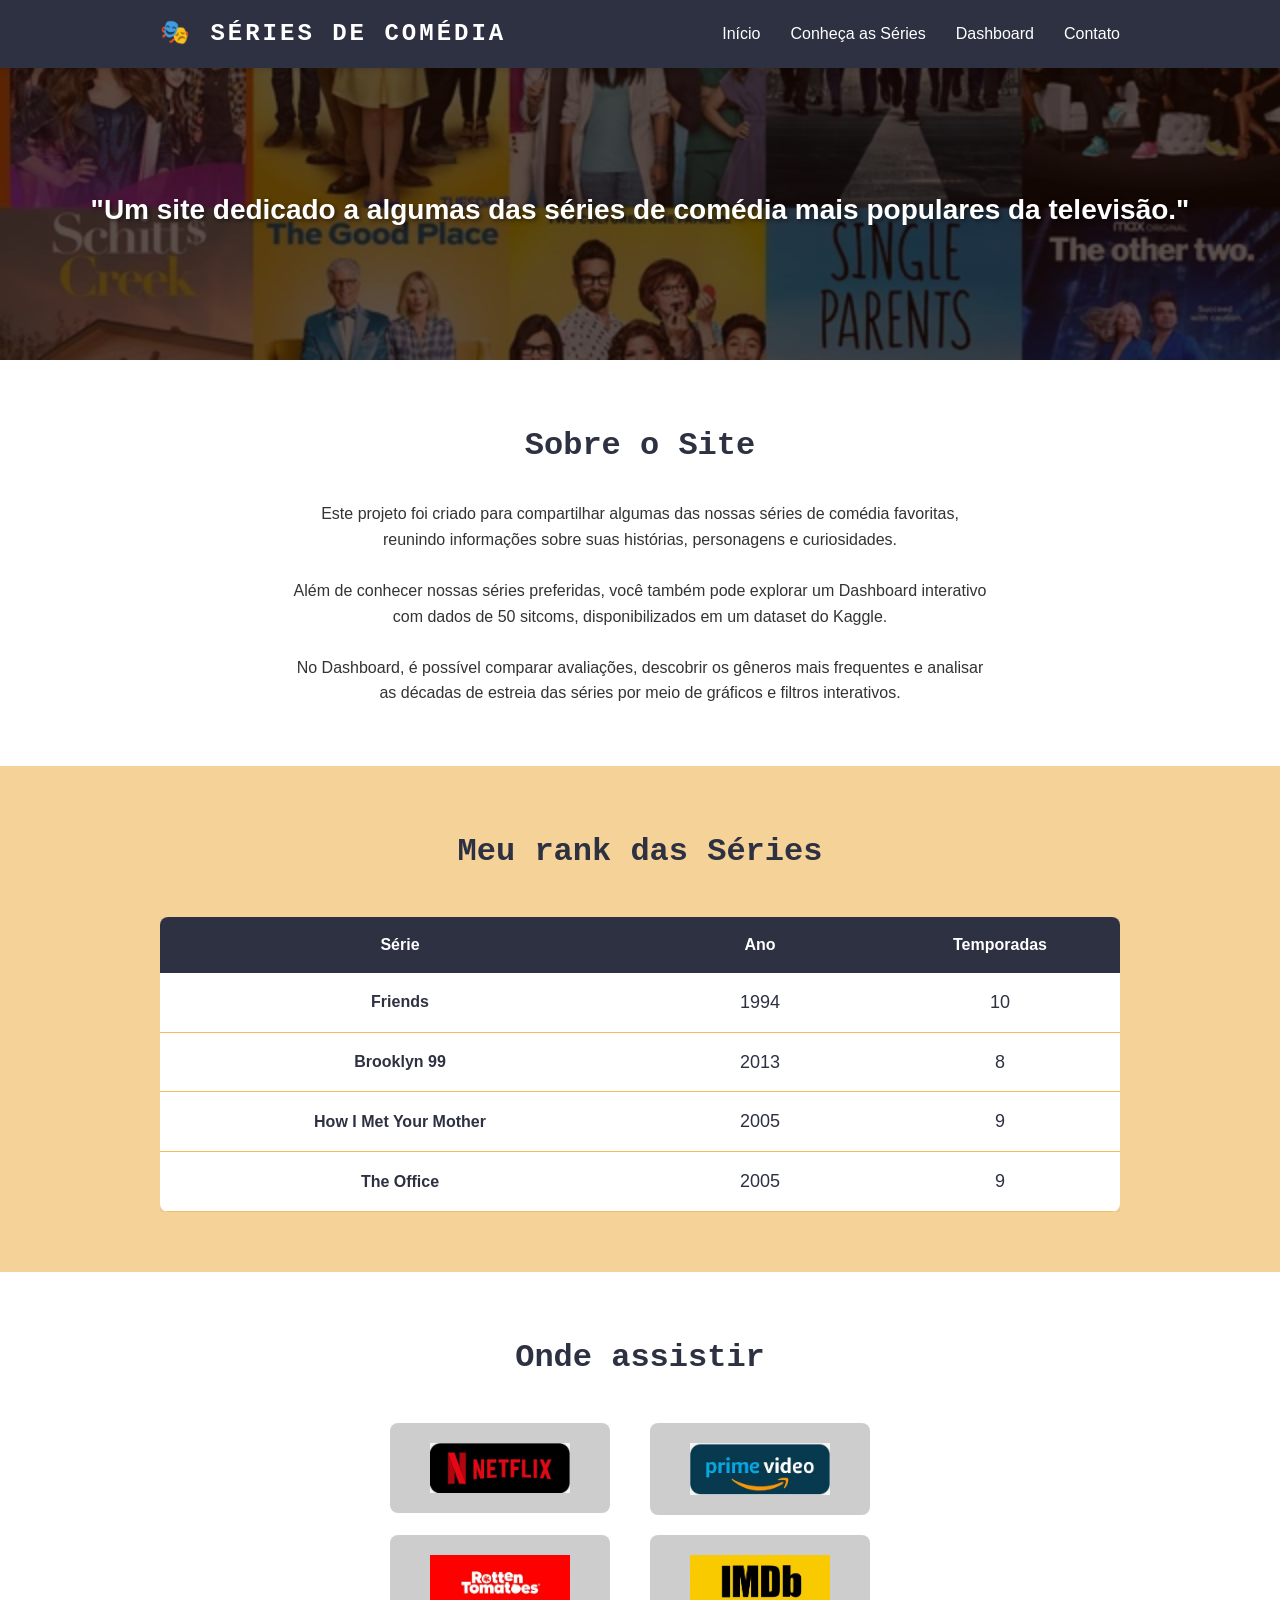
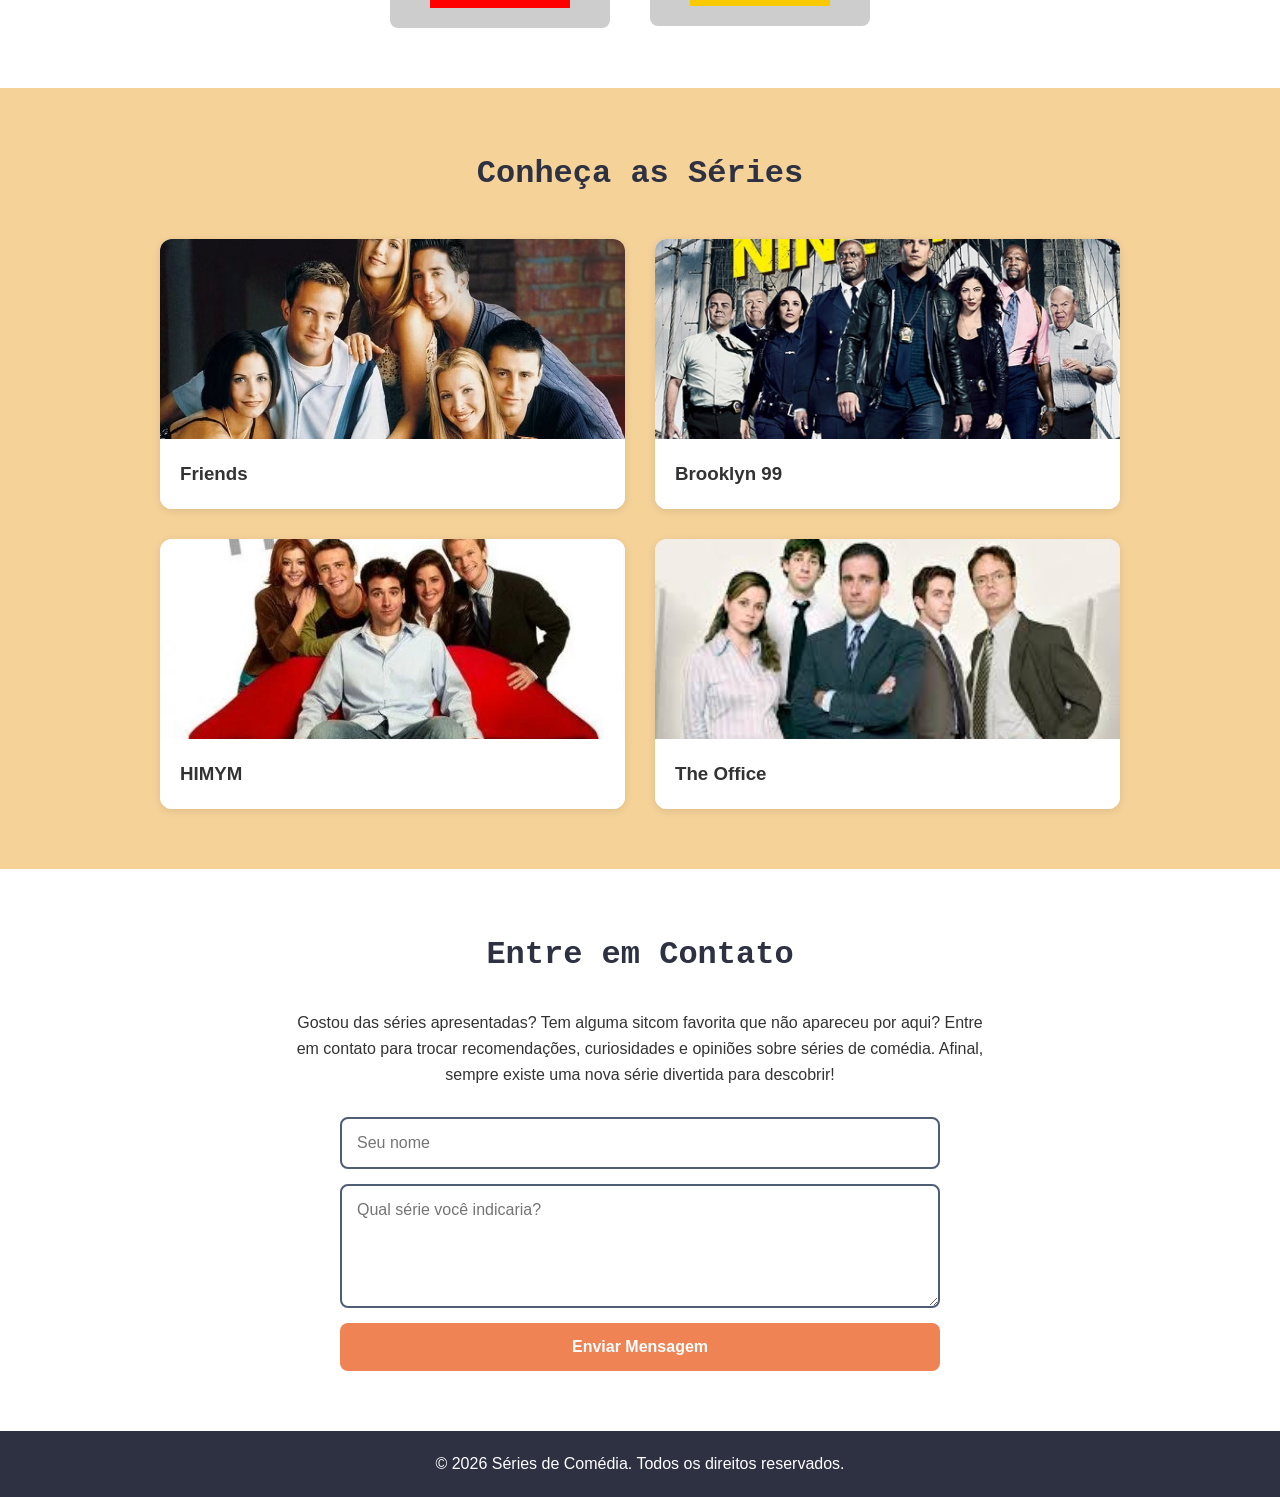
<file: index.html>
<!DOCTYPE html>
<html lang="pt-BR">

<head>
    <meta charset="UTF-8">
    <meta name="viewport" content="width=device-width, initial-scale=1.0">
    <title>Séries de Comédia</title>
    <link rel="stylesheet" href="style.css">
</head>

<body>
    <header class="cabecalho">
        <div class="container-cabecalho">
            <div class="logo-area">
                <h1 class="nome-projeto">🎭 Séries de Comédia</h1>
            </div>
            <button class="botao-menu" type="button" aria-label="Abrir menu" aria-expanded="false" aria-controls="menu-principal"><span></span><span></span><span></span></button>
            <nav class="menu-navegacao" id="menu-principal" aria-label="Menu principal">
                <ul class="lista-menu">
                    <li><a href="index.html" class="link-menu">Início</a></li>
                    <li><a href="#" class="link-menu" onclick="irParaSeries()">Conheça as Séries</a></li>
                    <li><a href="dashboard.html" class="link-menu">Dashboard</a></li>
                    <li><a href="#" class="link-menu" onclick="irParaContato()">Contato</a></li>
                </ul>
            </nav>
        </div>
    </header>
    <section class="banner" id="inicio">
        <div class="camada-escura"></div>
        <div class="conteudo-banner">
            <h2 class="slogan">"Um site dedicado a algumas das séries de comédia mais populares da televisão."</h2>
        </div>
    </section>

    <section class="sobre-nos">
        <div class="container">
            <h2 class="titulo-secao">Sobre o Site</h2>
            <div class="conteudo-sobre">
                <p>Este projeto foi criado para compartilhar algumas das nossas séries de comédia favoritas, reunindo
                informações sobre suas histórias, personagens e curiosidades.</p><br>
                <p>Além de conhecer nossas séries preferidas, você também pode explorar um Dashboard
                interativo com dados de 50 sitcoms, disponibilizados em um dataset do Kaggle.</p><br>
                <p>No Dashboard, é possível comparar avaliações, descobrir os gêneros mais frequentes e
                analisar as décadas de estreia das séries por meio de gráficos e filtros interativos.</p>
            </div>
        </div>
    </section>

    <section class="secao-rosa">
        <div class="container">
            <h2 class="titulo-secao">Meu rank das Séries</h2>
            <div class="tabela-comparativa-wrapper">
                <table class="tabela-comparativa">
                    <thead>
                        <tr>
                            <th class="coluna-recurso">Série</th>
                            <th class="coluna-versao">Ano</th>
                            <th class="coluna-versao">Temporadas</th>
                        </tr>
                    </thead>
                    <tbody>
                        <tr>
                            <td class="recurso-nome">Friends</td>
                            <td class="recurso">1994</td>
                            <td class="recurso">10</td>
                        </tr>
                        <tr>
                            <td class="recurso-nome">Brooklyn 99</td>
                            <td class="recurso">2013</td>
                            <td class="recurso">8</td>
                        </tr>
                        <tr>
                            <td class="recurso-nome">How I Met Your Mother</td>
                            <td class="recurso">2005</td>
                            <td class="recurso">9</td>
                        </tr>
                        <tr>
                            <td class="recurso-nome">The Office</td>
                            <td class="recurso">2005</td>
                            <td class="recurso">9</td>
                        </tr>
                    </tbody>
                </table>
            </div>
        </div>
    </section>

    <section class="sobre-nos">
        <div class="container">
            <h2 class="titulo-secao">Onde assistir</h2>
            <div class="botoes-download">
                <a href="https://www.netflix.com" target="_blank">
                    <button class="botao-download">
                        <img class="icone-app" src="img/netflix.jpg" alt="Netflix">
                    </button>
                </a>
                <a href="https://www.primevideo.com" target="_blank">
                    <button class="botao-download">
                        <img class="icone-app" src="img/prime.jpg" alt="Prime Video">
                    </button>
                </a>
                <a href="https://www.rottentomatoes.com" target="_blank">
                    <button class="botao-download">
                        <img class="icone-app" src="img/rotten.jpg" alt="Rotten Tomatoes">
                    </button>
                </a>
                <a href="https://www.imdb.com" target="_blank">
                    <button class="botao-download">
                        <img class="icone-app" src="img/imdb.jpg" alt="IMDb">
                    </button>
                </a>
            </div>
        </div>
    </section>

    <section class="secao-rosa" id="series">
        <div class="container">
            <h2 class="titulo-secao">Conheça as Séries</h2>
            <div class="grid-cards">
                <a href="friends.html" class="link-card">
                    <div class="card">
                        <div class="card-imagem-container">
                            <img src="img/friends.jpg" alt="Friends" class="card-imagem">
                        </div>
                        <div class="card-conteudo">
                            <h3 class="card-titulo">Friends</h3>
                        </div>
                    </div>
                </a>
                <a href="brooklyn99.html" class="link-card">
                    <div class="card">
                        <div class="card-imagem-container">
                            <img src="img/b99.jpg" alt="Brooklyn 99" class="card-imagem">
                        </div>
                        <div class="card-conteudo">
                            <h3 class="card-titulo">Brooklyn 99</h3>
                        </div>
                    </div>
                </a>
                <a href="himym.html" class="link-card">
                    <div class="card">
                        <div class="card-imagem-container">
                            <img src="img/HIMYM.jpg" alt="HIMYM" class="card-imagem">
                        </div>
                        <div class="card-conteudo">
                            <h3 class="card-titulo">HIMYM</h3>
                        </div>
                    </div>
                </a>
                <a href="theoffice.html" class="link-card">
                    <div class="card">
                        <div class="card-imagem-container">
                            <img src="img/theoffice.jpg" alt="The Office" class="card-imagem">
                        </div>
                        <div class="card-conteudo">
                            <h3 class="card-titulo">The Office</h3>
                        </div>
                    </div>
                </a>
            </div>
        </div>
        </div>
    </section>

    <section class="secao-contato" id="contato">
        <div class="container">
            <h2 class="titulo-secao">Entre em Contato</h2>
            <p class="texto-contato">
                Gostou das séries apresentadas? Tem alguma sitcom favorita que não apareceu por aqui?
                Entre em contato para trocar recomendações, curiosidades e opiniões sobre séries de comédia.
                Afinal, sempre existe uma nova série divertida para descobrir!
            </p>
            <form class="formulario-contato" onsubmit="enviarWhatsApp(event)">
                <input type="text" id="nome" placeholder="Seu nome" required>
                <textarea id="mensagem" placeholder="Qual série você indicaria?" rows="5" required></textarea>
                <button type="submit" class="botao-enviar">
                    Enviar Mensagem
                </button>
            </form>
        </div>
    </section>

    <footer class="rodape">
        <div class="info-copyright">
            <p>&copy; 2026 Séries de Comédia. Todos os direitos reservados.</p>
        </div>
    </footer>

    <script src="script.js"></script>
</body>

</html>
</file>
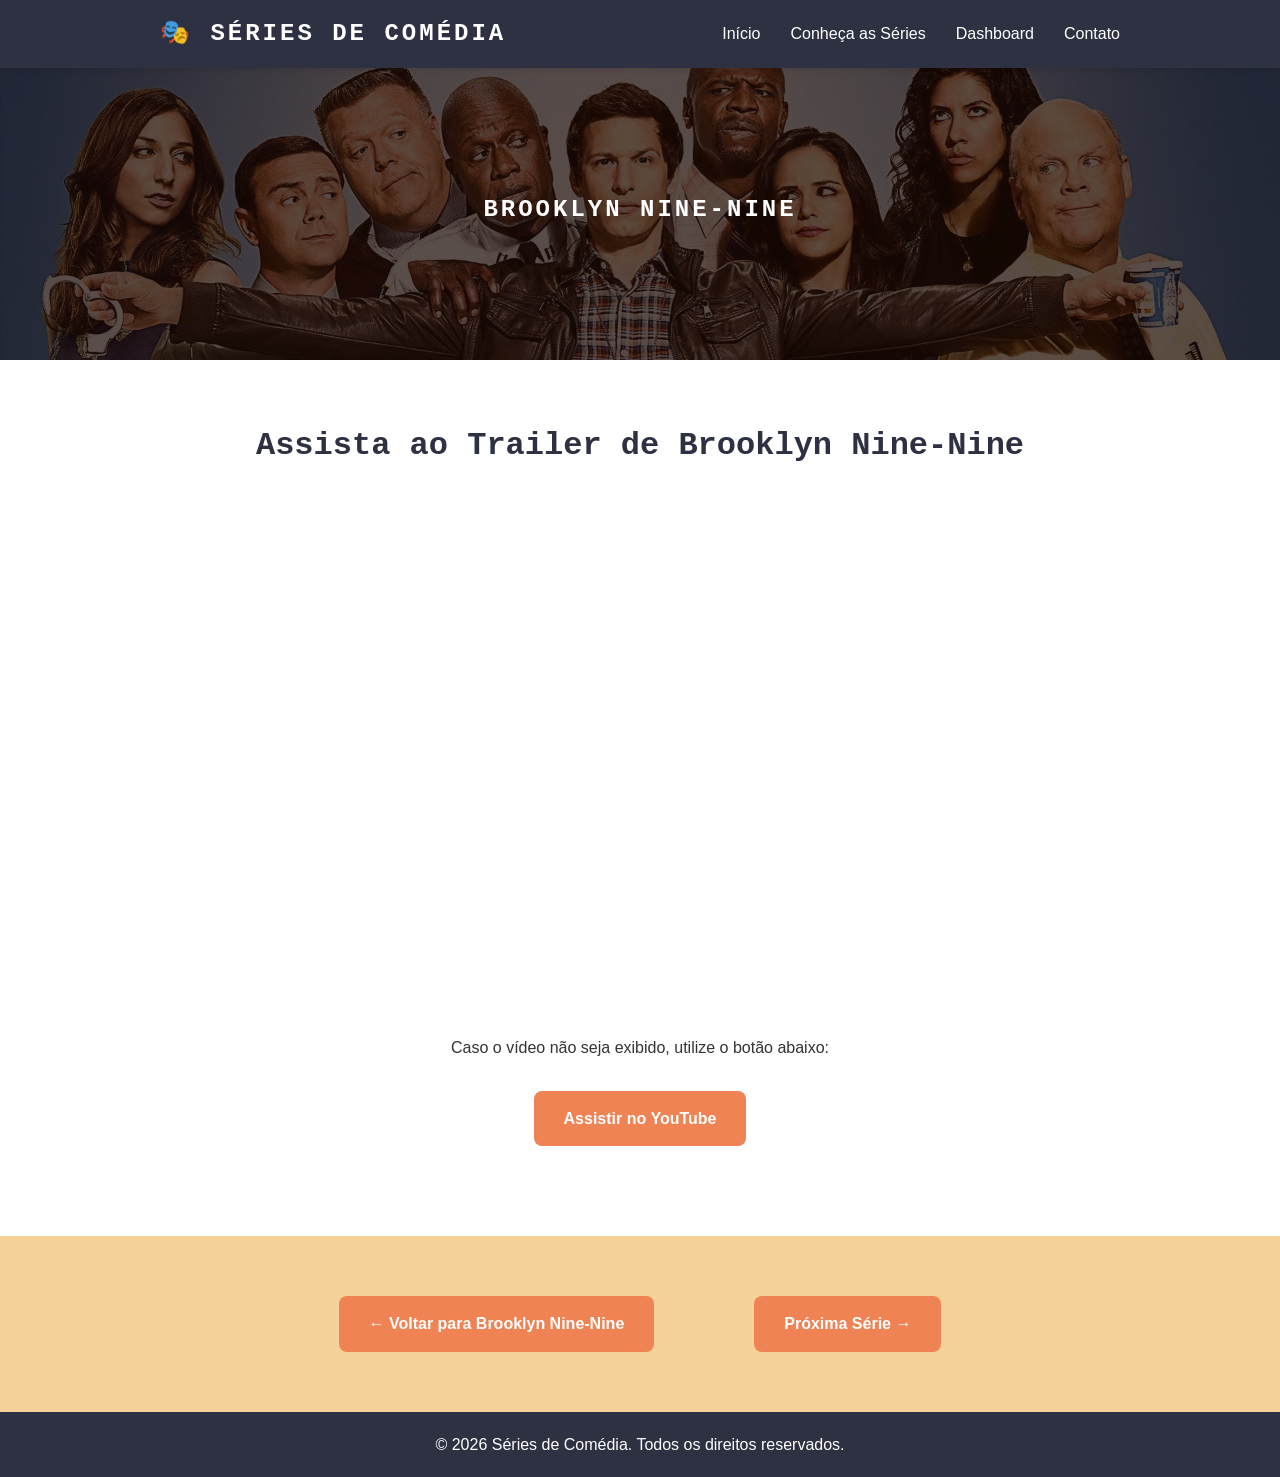
<file: brooklyn99-trailer.html>
<!DOCTYPE html>
<html lang="pt-BR">

<head>
    <meta charset="UTF-8">
    <meta name="viewport" content="width=device-width, initial-scale=1.0">
    <title>Brooklyn99 | Trailer</title>
    <link rel="stylesheet" href="style.css">
</head>

<body>
    <header class="cabecalho">
        <div class="container-cabecalho">
            <div class="logo-area">
                <h1 class="nome-projeto">🎭 Séries de Comédia</h1>
            </div>
            <button class="botao-menu" type="button" aria-label="Abrir menu" aria-expanded="false" aria-controls="menu-principal"><span></span><span></span><span></span></button>
            <nav class="menu-navegacao" id="menu-principal" aria-label="Menu principal">
                <ul class="lista-menu">
                    <li><a href="index.html" class="link-menu">Início</a></li>
                    <li><a href="#" class="link-menu" onclick="irParaSeries()">Conheça as Séries</a></li>
                    <li><a href="dashboard.html" class="link-menu">Dashboard</a></li>
                    <li><a href="#" class="link-menu" onclick="irParaContato()">Contato</a></li>
                </ul>
            </nav>
        </div>
    </header>
    <section class="banner-bk99" id="inicio">
        <div class="camada-escura"></div>
        <div class="conteudo-banner">
            <h2 class="nome-projeto">Brooklyn Nine-Nine</h2>
        </div>
    </section>

    <section class="sobre-nos">
        <div class="container">
            <h2 class="titulo-secao">Assista ao Trailer de Brooklyn Nine-Nine</h2>
            <div class="area-video">
                <iframe width="100%" height="500" src="https://www.youtube.com/embed/sEOuJ4z5aTc"
                    title="Trailer Friends" frameborder="0"
                    allow="accelerometer; autoplay; clipboard-write; encrypted-media; gyroscope; picture-in-picture"
                    allowfullscreen>
                </iframe>
                <p style="text-align:center; margin-top:20px;">
                    Caso o vídeo não seja exibido, utilize o botão abaixo:
                </p>
                <a href="https://www.youtube.com/watch?v=sEOuJ4z5aTc" target="_blank" class="botao-trailer1">
                    Assistir no YouTube
                </a>
            </div>
        </div>
    </section>
    <section class="secao-rosa">
        <div class="container area-botoes">
            <a href="brooklyn99.html" class="botao-trailer">
                ← Voltar para Brooklyn Nine-Nine
            </a>
            <a href="himym.html" class="botao-trailer">
                Próxima Série →
            </a>
        </div>
    </section>
    <footer class="rodape">
        <div class="info-copyright">
            <p>&copy; 2026 Séries de Comédia. Todos os direitos reservados.</p>
        </div>
    </footer>
    <script src="script.js"></script>
</body>

</html>
</file>
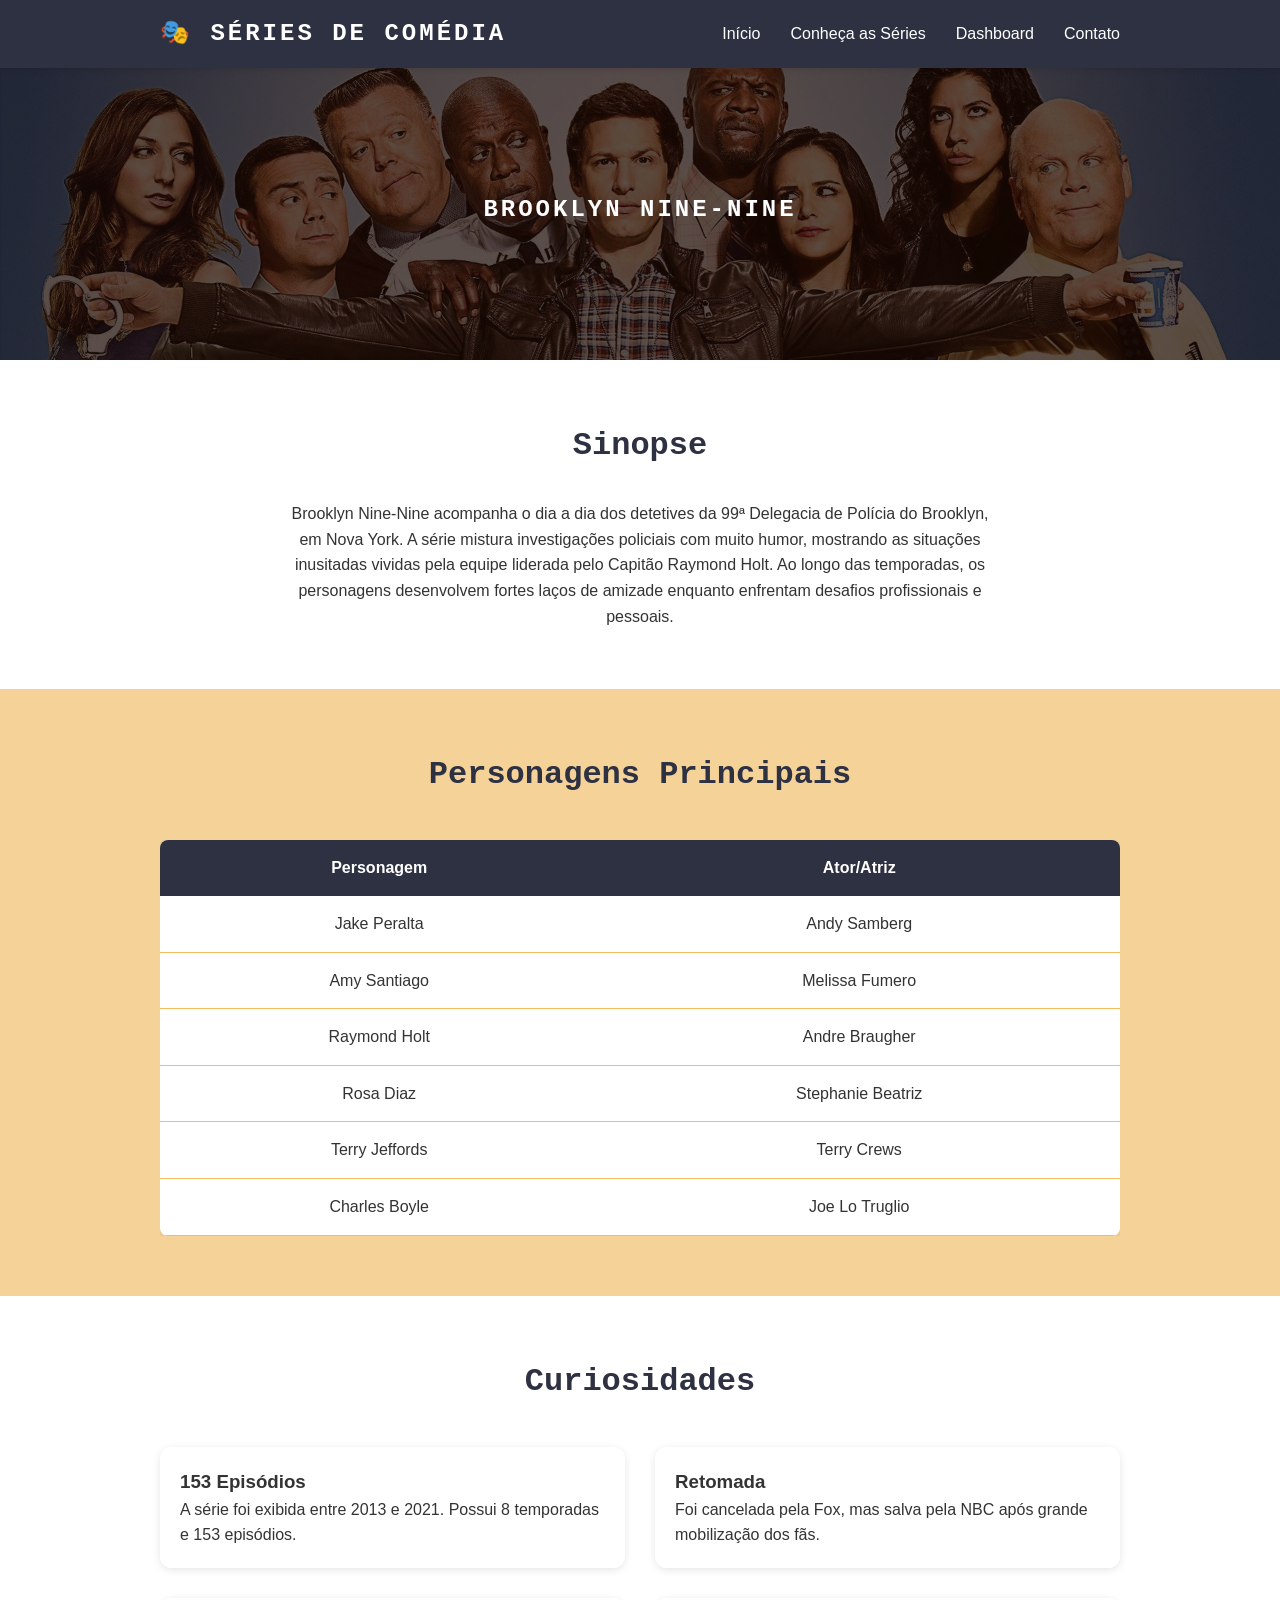
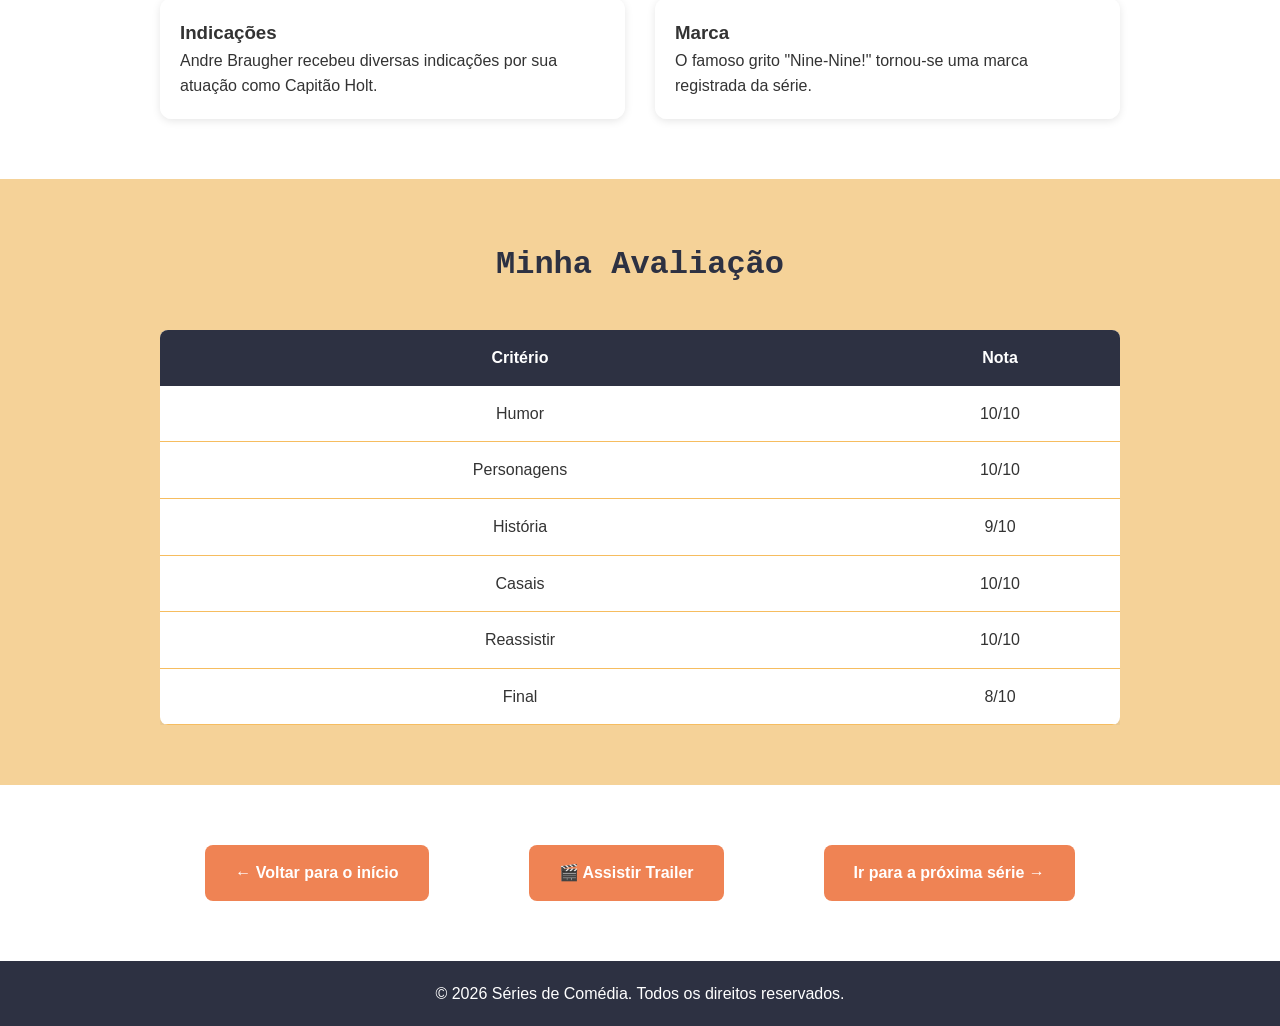
<file: brooklyn99.html>
<!DOCTYPE html>
<html lang="pt-BR">

<head>
    <meta charset="UTF-8">
    <meta name="viewport" content="width=device-width, initial-scale=1.0">
    <title>Brooklyn99 | Séries de Comédia</title>
    <link rel="stylesheet" href="style.css">
</head>

<body>
    <header class="cabecalho">
        <div class="container-cabecalho">
            <div class="logo-area">
                <h1 class="nome-projeto">🎭 Séries de Comédia</h1>
            </div>
            <button class="botao-menu" type="button" aria-label="Abrir menu" aria-expanded="false" aria-controls="menu-principal"><span></span><span></span><span></span></button>
            <nav class="menu-navegacao" id="menu-principal" aria-label="Menu principal">
                <ul class="lista-menu">
                    <li><a href="index.html" class="link-menu">Início</a></li>
                    <li><a href="#" class="link-menu" onclick="irParaSeries()">Conheça as Séries</a></li>
                    <li><a href="dashboard.html" class="link-menu">Dashboard</a></li>
                    <li><a href="#" class="link-menu" onclick="irParaContato()">Contato</a></li>
                </ul>
            </nav>
        </div>
    </header>
    <section class="banner-bk99" id="inicio">
        <div class="camada-escura"></div>
        <div class="conteudo-banner">
            <h2 class="nome-projeto">Brooklyn Nine-Nine</h2>
        </div>
    </section>

    <section class="sobre-nos">
        <div class="container">
            <h2 class="titulo-secao">Sinopse</h2>
            <div class="conteudo-sobre">
                <p>Brooklyn Nine-Nine acompanha o dia a dia dos detetives da 99ª Delegacia de Polícia do Brooklyn, em
                    Nova York. A série mistura investigações policiais com muito humor, mostrando as situações
                    inusitadas vividas pela equipe liderada pelo Capitão Raymond Holt. Ao longo das temporadas, os
                    personagens desenvolvem fortes laços de amizade enquanto enfrentam desafios profissionais e
                    pessoais.</p>
            </div>
        </div>
    </section>

    <section class="secao-rosa">
        <div class="container">
            <h2 class="titulo-secao-personagens">Personagens Principais</h2>
            <div class="tabela-comparativa-wrapper">
                <table class="tabela-comparativa">
                    <thead>
                        <tr>
                            <th>Personagem</th>
                            <th>Ator/Atriz</th>
                        </tr>
                    </thead>
                    <tbody>
                        <tr>
                            <td>Jake Peralta</td>
                            <td>Andy Samberg</td>
                        </tr>
                        <tr>
                            <td>Amy Santiago</td>
                            <td>Melissa Fumero</td>
                        </tr>
                        <tr>
                            <td>Raymond Holt</td>
                            <td>Andre Braugher</td>
                        </tr>
                        <tr>
                            <td>Rosa Diaz</td>
                            <td>Stephanie Beatriz</td>
                        </tr>
                        <tr>
                            <td>Terry Jeffords</td>
                            <td>Terry Crews</td>
                        </tr>
                        <tr>
                            <td>Charles Boyle</td>
                            <td>Joe Lo Truglio</td>
                        </tr>
                    </tbody>
                </table>
            </div>
        </div>
    </section>

    <section class="sobre-nos">
        <div class="container">
            <h2 class="titulo-secao">Curiosidades</h2>
            <div class="grid-cards">
                <div class="card">
                    <div class="card-conteudo">
                        <h3>153 Episódios</h3>
                        <p>A série foi exibida entre 2013 e 2021. Possui 8 temporadas e 153 episódios.</p>
                    </div>
                </div>
                <div class="card">
                    <div class="card-conteudo">
                        <h3>Retomada</h3>
                        <p>Foi cancelada pela Fox, mas salva pela NBC após grande mobilização dos fãs.</p>
                    </div>
                </div>
                <div class="card">
                    <div class="card-conteudo">
                        <h3>Indicações</h3>
                        <p>Andre Braugher recebeu diversas indicações por sua atuação como Capitão Holt.</p>
                    </div>
                </div>
                <div class="card">
                    <div class="card-conteudo">
                        <h3>Marca</h3>
                        <p>O famoso grito "Nine-Nine!" tornou-se uma marca registrada da série.</p>
                    </div>
                </div>
            </div>
        </div>
    </section>
    <section class="secao-rosa">
        <div class="container">
            <h2 class="titulo-secao">Minha Avaliação</h2>
            <div class="tabela-comparativa-wrapper">
                <table class="tabela-comparativa">
                    <thead>
                        <tr>
                            <th class="coluna-recurso">Critério</th>
                            <th class="coluna-versao">Nota</th>
                        </tr>
                    </thead>
                    <tbody>
                        <tr>
                            <td>Humor</td>
                            <td>10/10</td>
                        </tr>
                        <tr>
                            <td>Personagens</td>
                            <td>10/10</td>
                        </tr>
                        <tr>
                            <td>História</td>
                            <td>9/10</td>
                        </tr>
                        <tr>
                            <td>Casais</td>
                            <td>10/10</td>
                        </tr>
                        <tr>
                            <td>Reassistir</td>
                            <td>10/10</td>
                        </tr>
                        <tr>
                            <td>Final</td>
                            <td>8/10</td>
                        </tr>
                    </tbody>
                </table>
            </div>
        </div>
    </section>
    <section class="sobre-nos">
        <div class="container area-botoes">
            <a href="index.html" class="botao-trailer">
                ← Voltar para o início
            </a>
            <a href="brooklyn99-trailer.html" class="botao-trailer">
                🎬 Assistir Trailer
            </a>
            <a href="himym.html" class="botao-trailer">
                Ir para a próxima série →
            </a>
        </div>
    </section>
    <footer class="rodape">
        <div class="info-copyright">
            <p>&copy; 2026 Séries de Comédia. Todos os direitos reservados.</p>
        </div>
    </footer>
    <script src="script.js"></script>
</body>

</html>
</file>
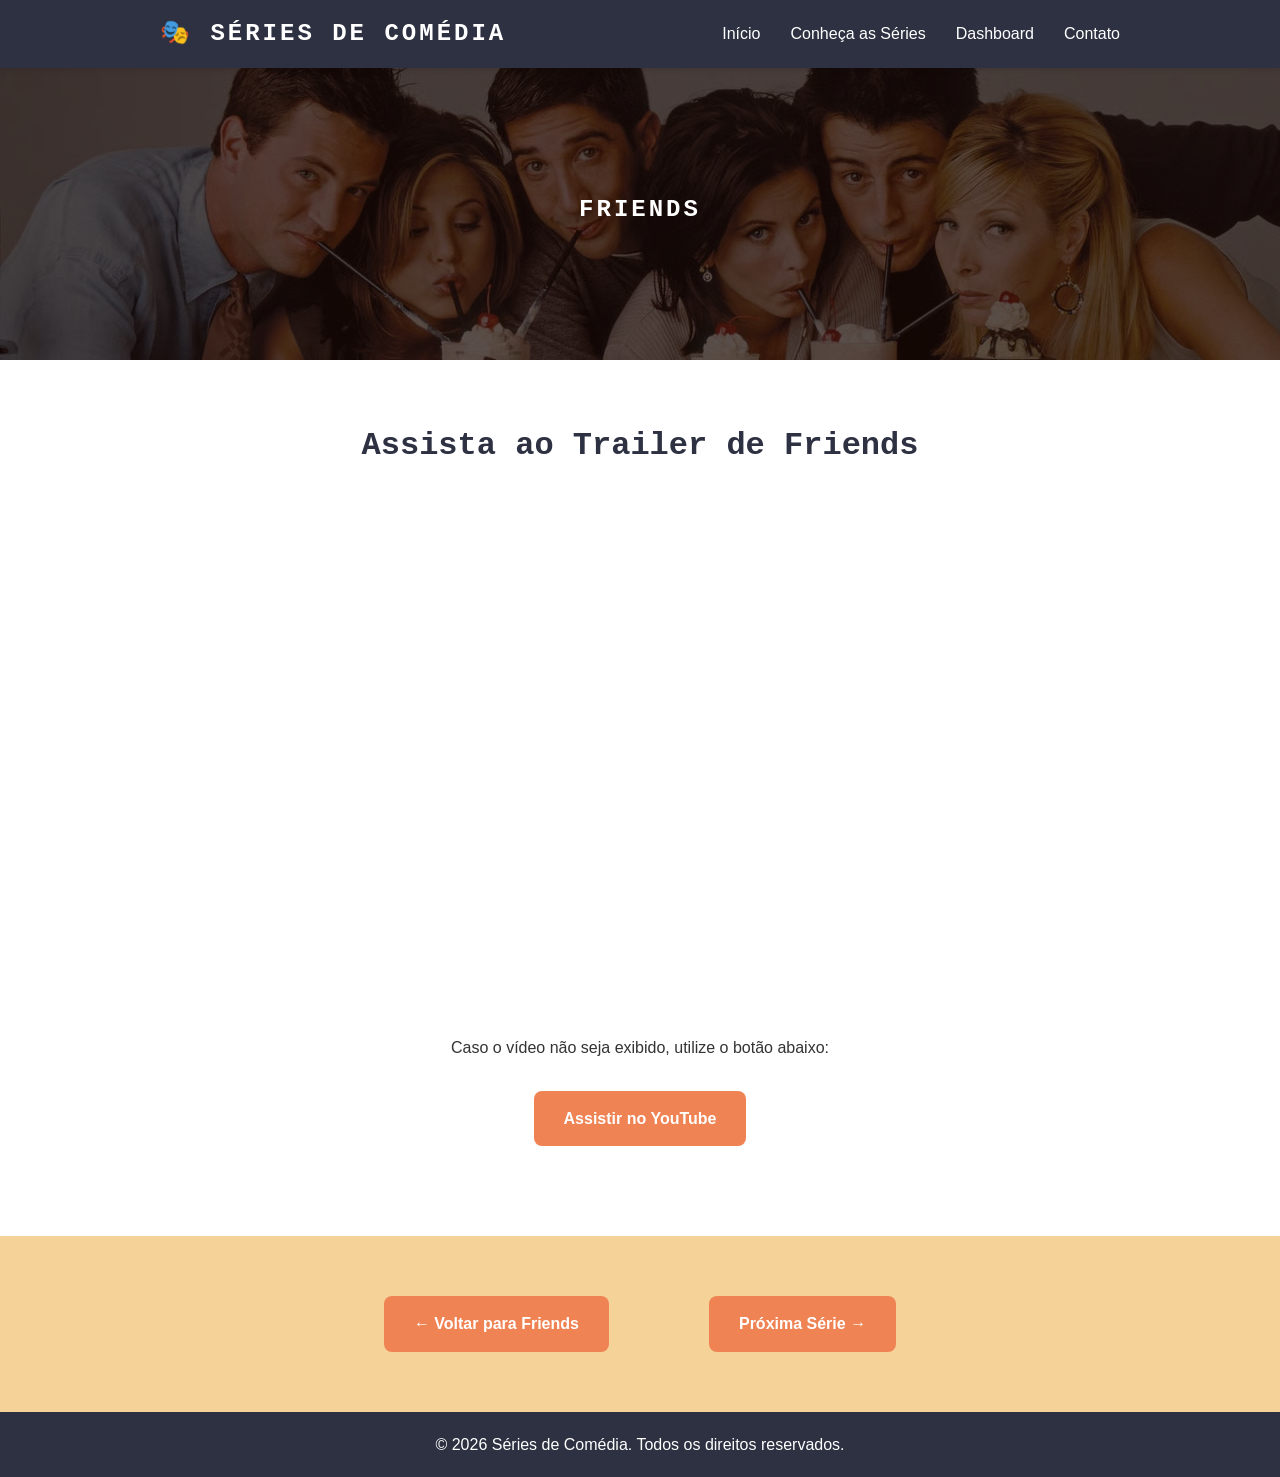
<file: friends-trailer.html>
<!DOCTYPE html>
<html lang="pt-BR">

<head>
    <meta charset="UTF-8">
    <meta name="viewport" content="width=device-width, initial-scale=1.0">
    <title>Friends | Trailer</title>
    <link rel="stylesheet" href="style.css">
</head>

<body>
    <header class="cabecalho">
        <div class="container-cabecalho">
            <div class="logo-area">
                <h1 class="nome-projeto">🎭 Séries de Comédia</h1>
            </div>
            <button class="botao-menu" type="button" aria-label="Abrir menu" aria-expanded="false" aria-controls="menu-principal"><span></span><span></span><span></span></button>
            <nav class="menu-navegacao" id="menu-principal" aria-label="Menu principal">
                <ul class="lista-menu">
                    <li><a href="index.html" class="link-menu">Início</a></li>
                    <li><a href="#" class="link-menu" onclick="irParaSeries()">Conheça as Séries</a></li>
                    <li><a href="dashboard.html" class="link-menu">Dashboard</a></li>
                    <li><a href="#" class="link-menu" onclick="irParaContato()">Contato</a></li>
                </ul>
            </nav>
        </div>
    </header>
    <section class="banner-friends" id="inicio">
        <div class="camada-escura"></div>
        <div class="conteudo-banner">
            <h2 class="nome-projeto">Friends</h2>
        </div>
    </section>

    <section class="sobre-nos">
        <div class="container">
            <h2 class="titulo-secao">Assista ao Trailer de Friends</h2>
            <div class="area-video">
                <iframe width="100%" height="500" src="https://www.youtube.com/embed/Zg2LCD5QOJs"
                    title="Trailer Friends" frameborder="0"
                    allow="accelerometer; autoplay; clipboard-write; encrypted-media; gyroscope; picture-in-picture"
                    allowfullscreen>
                </iframe>
                <p style="text-align:center; margin-top:20px;">
                    Caso o vídeo não seja exibido, utilize o botão abaixo:
                </p>

                <a href="https://www.youtube.com/watch?v=Zg2LCD5QOJs" target="_blank" class="botao-trailer1">
                    Assistir no YouTube
                </a>
            </div>
        </div>
    </section>
    <section class="secao-rosa">
        <div class="container area-botoes">

            <a href="friends.html" class="botao-trailer">
                ← Voltar para Friends
            </a>

            <a href="brooklyn99.html" class="botao-trailer">
                Próxima Série →
            </a>

        </div>
    </section>
    <footer class="rodape">
        <div class="info-copyright">
            <p>&copy; 2026 Séries de Comédia. Todos os direitos reservados.</p>
        </div>
    </footer>
    <script src="script.js"></script>
</body>

</html>
</file>
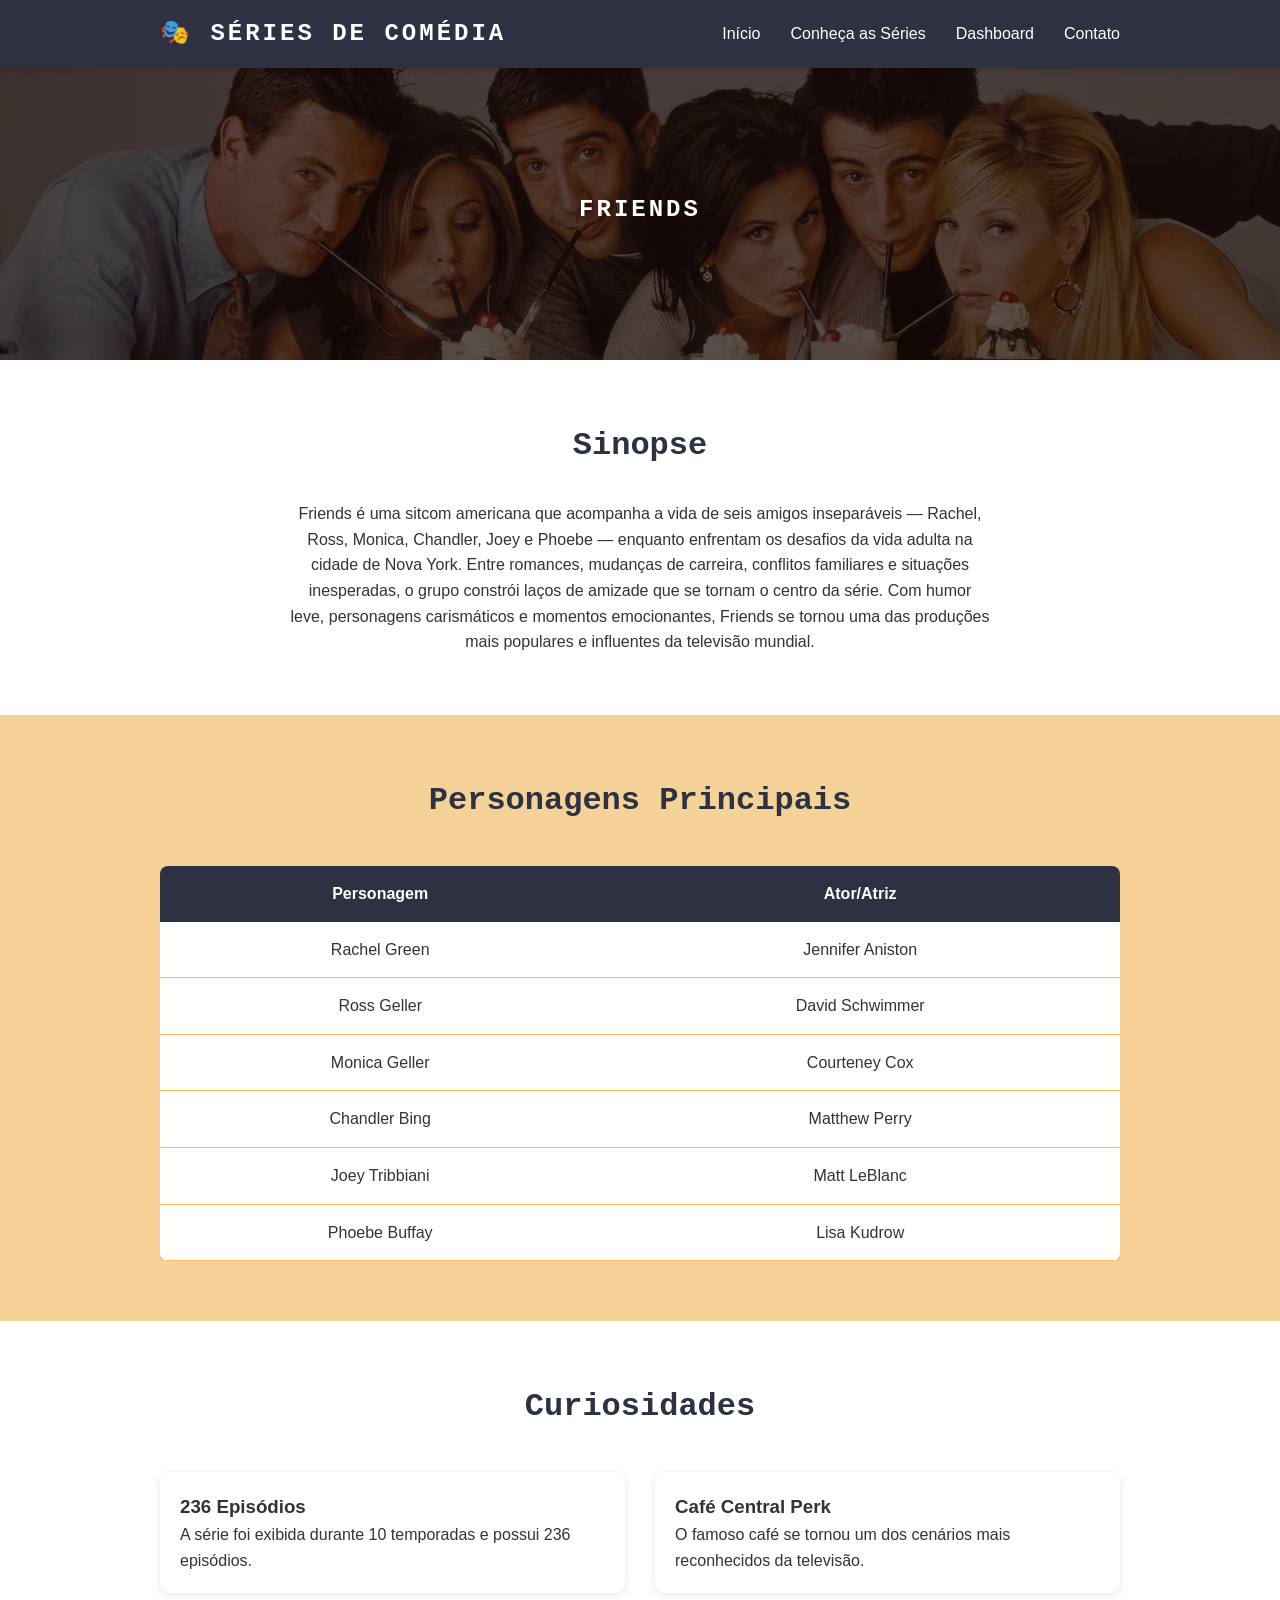
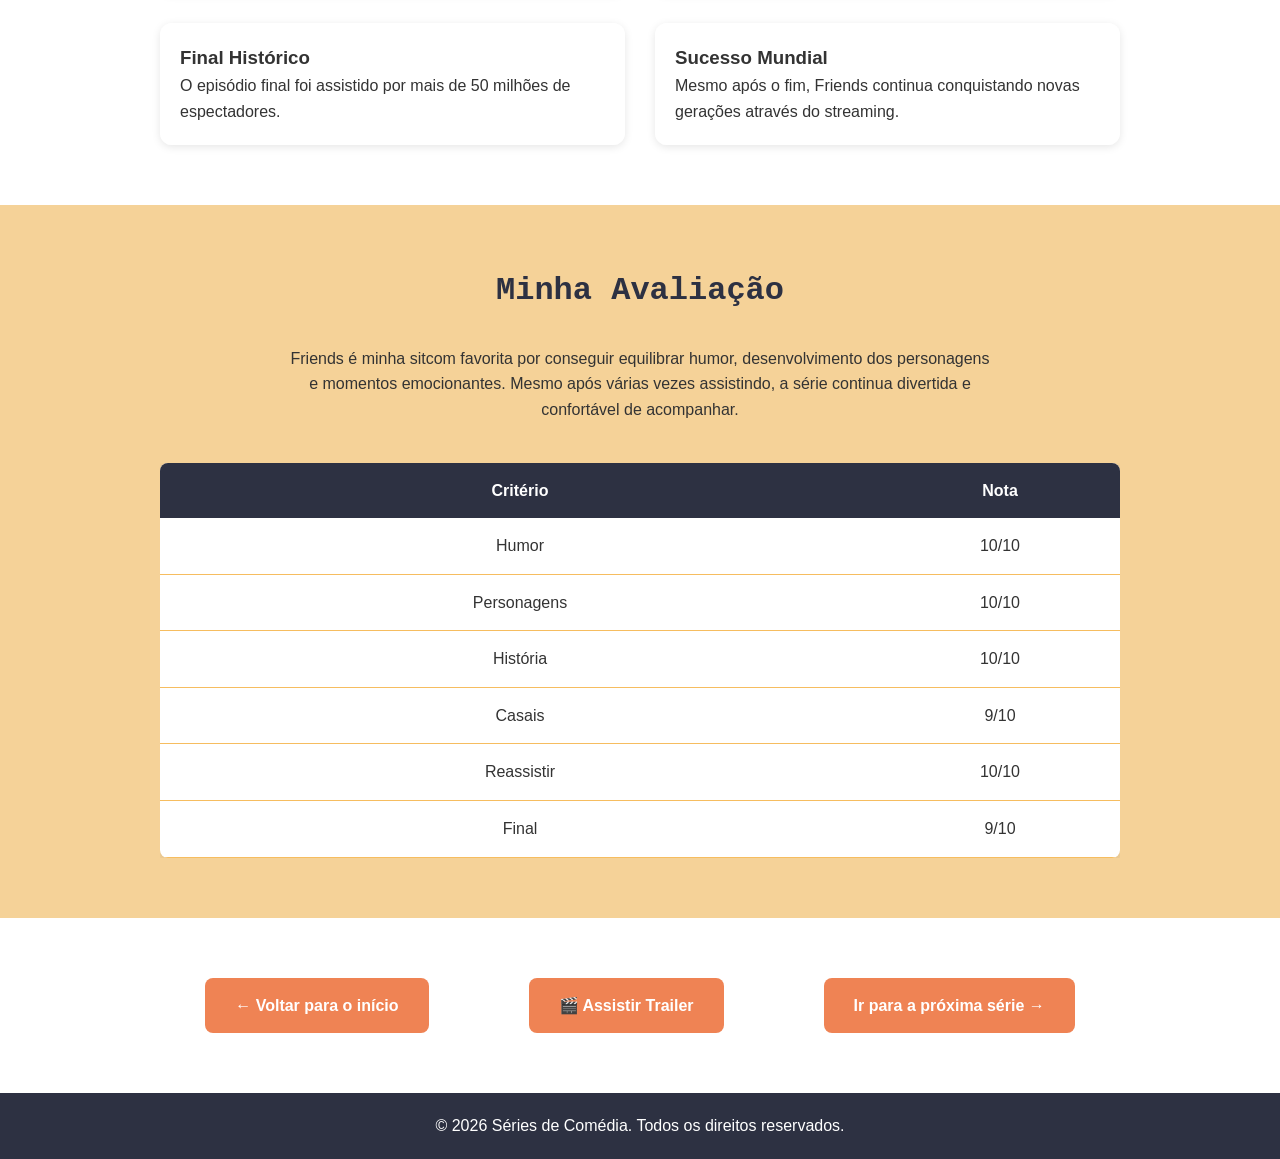
<file: friends.html>
<!DOCTYPE html>
<html lang="pt-BR">

<head>
    <meta charset="UTF-8">
    <meta name="viewport" content="width=device-width, initial-scale=1.0">
    <title>Friends | Séries de Comédia</title>
    <link rel="stylesheet" href="style.css">
</head>

<body>
    <header class="cabecalho">
        <div class="container-cabecalho">
            <div class="logo-area">
                <h1 class="nome-projeto">🎭 Séries de Comédia</h1>
            </div>
            <button class="botao-menu" type="button" aria-label="Abrir menu" aria-expanded="false" aria-controls="menu-principal"><span></span><span></span><span></span></button>
            <nav class="menu-navegacao" id="menu-principal" aria-label="Menu principal">
                <ul class="lista-menu">
                    <li><a href="index.html" class="link-menu">Início</a></li>
                    <li><a href="#" class="link-menu" onclick="irParaSeries()">Conheça as Séries</a></li>
                    <li><a href="dashboard.html" class="link-menu">Dashboard</a></li>
                    <li><a href="#" class="link-menu" onclick="irParaContato()">Contato</a></li>
                </ul>
            </nav>
        </div>
    </header>
    <section class="banner-friends" id="inicio">
        <div class="camada-escura"></div>
        <div class="conteudo-banner">
            <h2 class="nome-projeto">Friends</h2>
        </div>
    </section>

    <section class="sobre-nos">
        <div class="container">
            <h2 class="titulo-secao">Sinopse</h2>
            <div class="conteudo-sobre">
                <p>Friends é uma sitcom americana que acompanha a vida de seis amigos inseparáveis
                    — Rachel, Ross, Monica, Chandler, Joey e Phoebe — enquanto enfrentam os desafios
                    da vida adulta na cidade de Nova York. Entre romances, mudanças de carreira,
                    conflitos familiares e situações inesperadas, o grupo constrói laços de amizade
                    que se tornam o centro da série. Com humor leve, personagens carismáticos e
                    momentos emocionantes, Friends se tornou uma das produções mais populares e
                    influentes da televisão mundial.</p>
            </div>
        </div>
    </section>

    <section class="secao-rosa">
        <div class="container">
            <h2 class="titulo-secao-personagens">Personagens Principais</h2>
            <div class="tabela-comparativa-wrapper">
                <table class="tabela-comparativa">
                    <thead>
                        <tr>
                            <th>Personagem</th>
                            <th>Ator/Atriz</th>
                        </tr>
                    </thead>
                    <tbody>
                        <tr>
                            <td>Rachel Green</td>
                            <td>Jennifer Aniston</td>
                        </tr>
                        <tr>
                            <td>Ross Geller</td>
                            <td>David Schwimmer</td>
                        </tr>
                        <tr>
                            <td>Monica Geller</td>
                            <td>Courteney Cox</td>
                        </tr>
                        <tr>
                            <td>Chandler Bing</td>
                            <td>Matthew Perry</td>
                        </tr>
                        <tr>
                            <td>Joey Tribbiani</td>
                            <td>Matt LeBlanc</td>
                        </tr>
                        <tr>
                            <td>Phoebe Buffay</td>
                            <td>Lisa Kudrow</td>
                        </tr>
                    </tbody>
                </table>
            </div>
        </div>
    </section>

    <section class="sobre-nos">
        <div class="container">
            <h2 class="titulo-secao">Curiosidades</h2>
            <div class="grid-cards">
                <div class="card">
                    <div class="card-conteudo">
                        <h3>236 Episódios</h3>
                        <p>A série foi exibida durante 10 temporadas e possui 236 episódios.</p>
                    </div>
                </div>

                <div class="card">
                    <div class="card-conteudo">
                        <h3>Café Central Perk</h3>
                        <p>O famoso café se tornou um dos cenários mais reconhecidos da televisão.</p>
                    </div>
                </div>

                <div class="card">
                    <div class="card-conteudo">
                        <h3>Final Histórico</h3>
                        <p>O episódio final foi assistido por mais de 50 milhões de espectadores.</p>
                    </div>
                </div>

                <div class="card">
                    <div class="card-conteudo">
                        <h3>Sucesso Mundial</h3>
                        <p>Mesmo após o fim, Friends continua conquistando novas gerações através do streaming.</p>
                    </div>
                </div>
            </div>
        </div>
    </section>
    <section class="secao-rosa">
        <div class="container">
            <h2 class="titulo-secao">Minha Avaliação</h2>
            <div class="conteudo-sobre">
                <p>
                    Friends é minha sitcom favorita por conseguir equilibrar humor,
                    desenvolvimento dos personagens e momentos emocionantes.
                    Mesmo após várias vezes assistindo, a série continua divertida
                    e confortável de acompanhar.
                </p>
            </div>
            <div class="tabela-comparativa-wrapper">
                <table class="tabela-comparativa">
                    <thead>
                        <tr>
                            <th class="coluna-recurso">Critério</th>
                            <th class="coluna-versao">Nota</th>
                        </tr>
                    </thead>
                    <tbody>
                        <tr>
                            <td>Humor</td>
                            <td>10/10</td>
                        </tr>

                        <tr>
                            <td>Personagens</td>
                            <td>10/10</td>
                        </tr>

                        <tr>
                            <td>História</td>
                            <td>10/10</td>
                        </tr>

                        <tr>
                            <td>Casais</td>
                            <td>9/10</td>
                        </tr>

                        <tr>
                            <td>Reassistir</td>
                            <td>10/10</td>
                        </tr>

                        <tr>
                            <td>Final</td>
                            <td>9/10</td>
                        </tr>
                    </tbody>
                </table>
            </div>
        </div>
    </section>
    <section class="sobre-nos">
        <div class="container area-botoes">
            <a href="index.html" class="botao-trailer">
                ← Voltar para o início
            </a>
            <a href="friends-trailer.html" class="botao-trailer">
                🎬 Assistir Trailer
            </a>
            <a href="brooklyn99.html" class="botao-trailer">
                Ir para a próxima série →
            </a>
        </div>
    </section>
    <footer class="rodape">
        <div class="info-copyright">
            <p>&copy; 2026 Séries de Comédia. Todos os direitos reservados.</p>
        </div>
    </footer>
    <script src="script.js"></script>
</body>

</html>
</file>
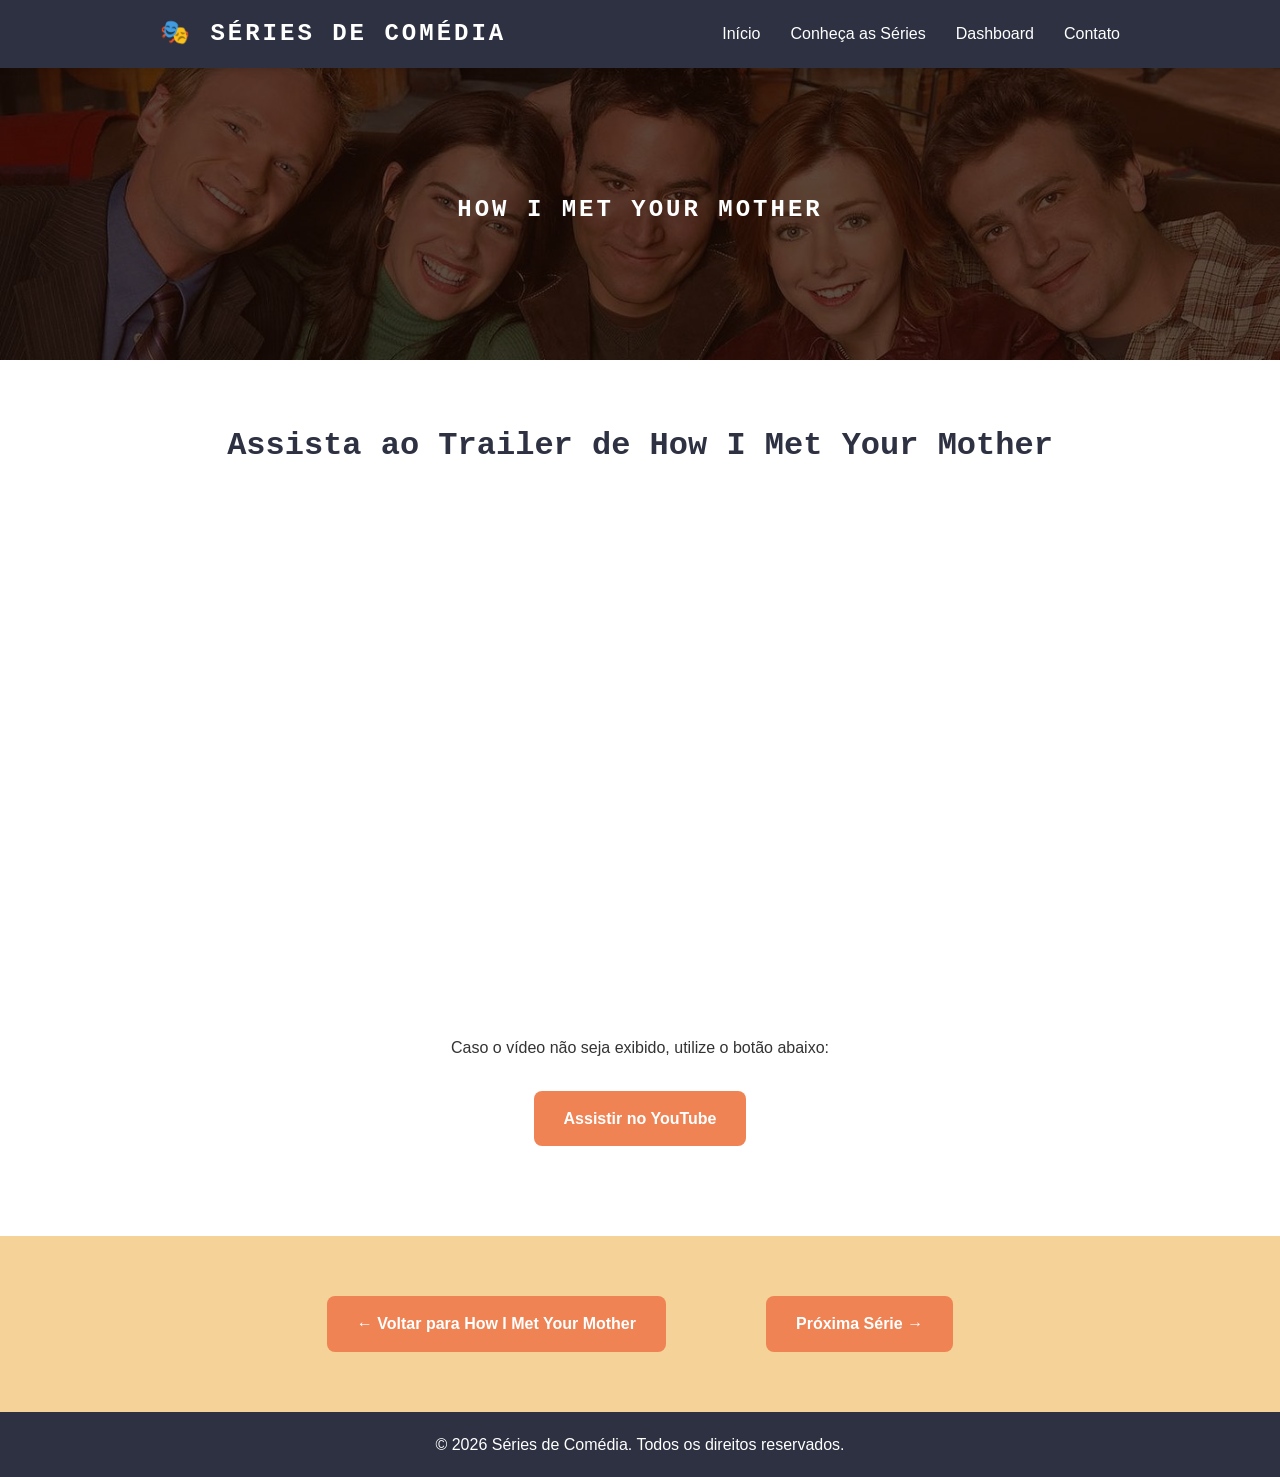
<file: himym-trailer.html>
<!DOCTYPE html>
<html lang="pt-BR">

<head>
    <meta charset="UTF-8">
    <meta name="viewport" content="width=device-width, initial-scale=1.0">
    <title>HIMYM | Trailer</title>
    <link rel="stylesheet" href="style.css">
</head>

<body>
    <header class="cabecalho">
        <div class="container-cabecalho">
            <div class="logo-area">
                <h1 class="nome-projeto">🎭 Séries de Comédia</h1>
            </div>
            <button class="botao-menu" type="button" aria-label="Abrir menu" aria-expanded="false" aria-controls="menu-principal"><span></span><span></span><span></span></button>
            <nav class="menu-navegacao" id="menu-principal" aria-label="Menu principal">
                <ul class="lista-menu">
                    <li><a href="index.html" class="link-menu">Início</a></li>
                    <li><a href="#" class="link-menu" onclick="irParaSeries()">Conheça as Séries</a></li>
                    <li><a href="dashboard.html" class="link-menu">Dashboard</a></li>
                    <li><a href="#" class="link-menu" onclick="irParaContato()">Contato</a></li>
                </ul>
            </nav>
        </div>
    </header>
    <section class="banner-himym" id="inicio">
        <div class="camada-escura"></div>
        <div class="conteudo-banner">
            <h2 class="nome-projeto">How I Met Your Mother</h2>
        </div>
    </section>

    <section class="sobre-nos">
        <div class="container">
            <h2 class="titulo-secao">Assista ao Trailer de How I Met Your Mother</h2>
            <div class="area-video">
                <iframe width="100%" height="500" src="https://www.youtube.com/embed/cjJLEYMzpjc"
                    title="Trailer Friends" frameborder="0"
                    allow="accelerometer; autoplay; clipboard-write; encrypted-media; gyroscope; picture-in-picture"
                    allowfullscreen>
                </iframe>
                <p style="text-align:center; margin-top:20px;">
                    Caso o vídeo não seja exibido, utilize o botão abaixo:
                </p>

                <a href="https://www.youtube.com/watch?v=cjJLEYMzpjc" target="_blank" class="botao-trailer1">
                    Assistir no YouTube
                </a>
            </div>
        </div>
    </section>
    <section class="secao-rosa">
        <div class="container area-botoes">

            <a href="himym.html" class="botao-trailer">
                ← Voltar para How I Met Your Mother
            </a>

            <a href="theoffice.html" class="botao-trailer">
                Próxima Série →
            </a>

        </div>
    </section>
    <footer class="rodape">
        <div class="info-copyright">
            <p>&copy; 2026 Séries de Comédia. Todos os direitos reservados.</p>
        </div>
    </footer>
    <script src="script.js"></script>
</body>

</html>
</file>
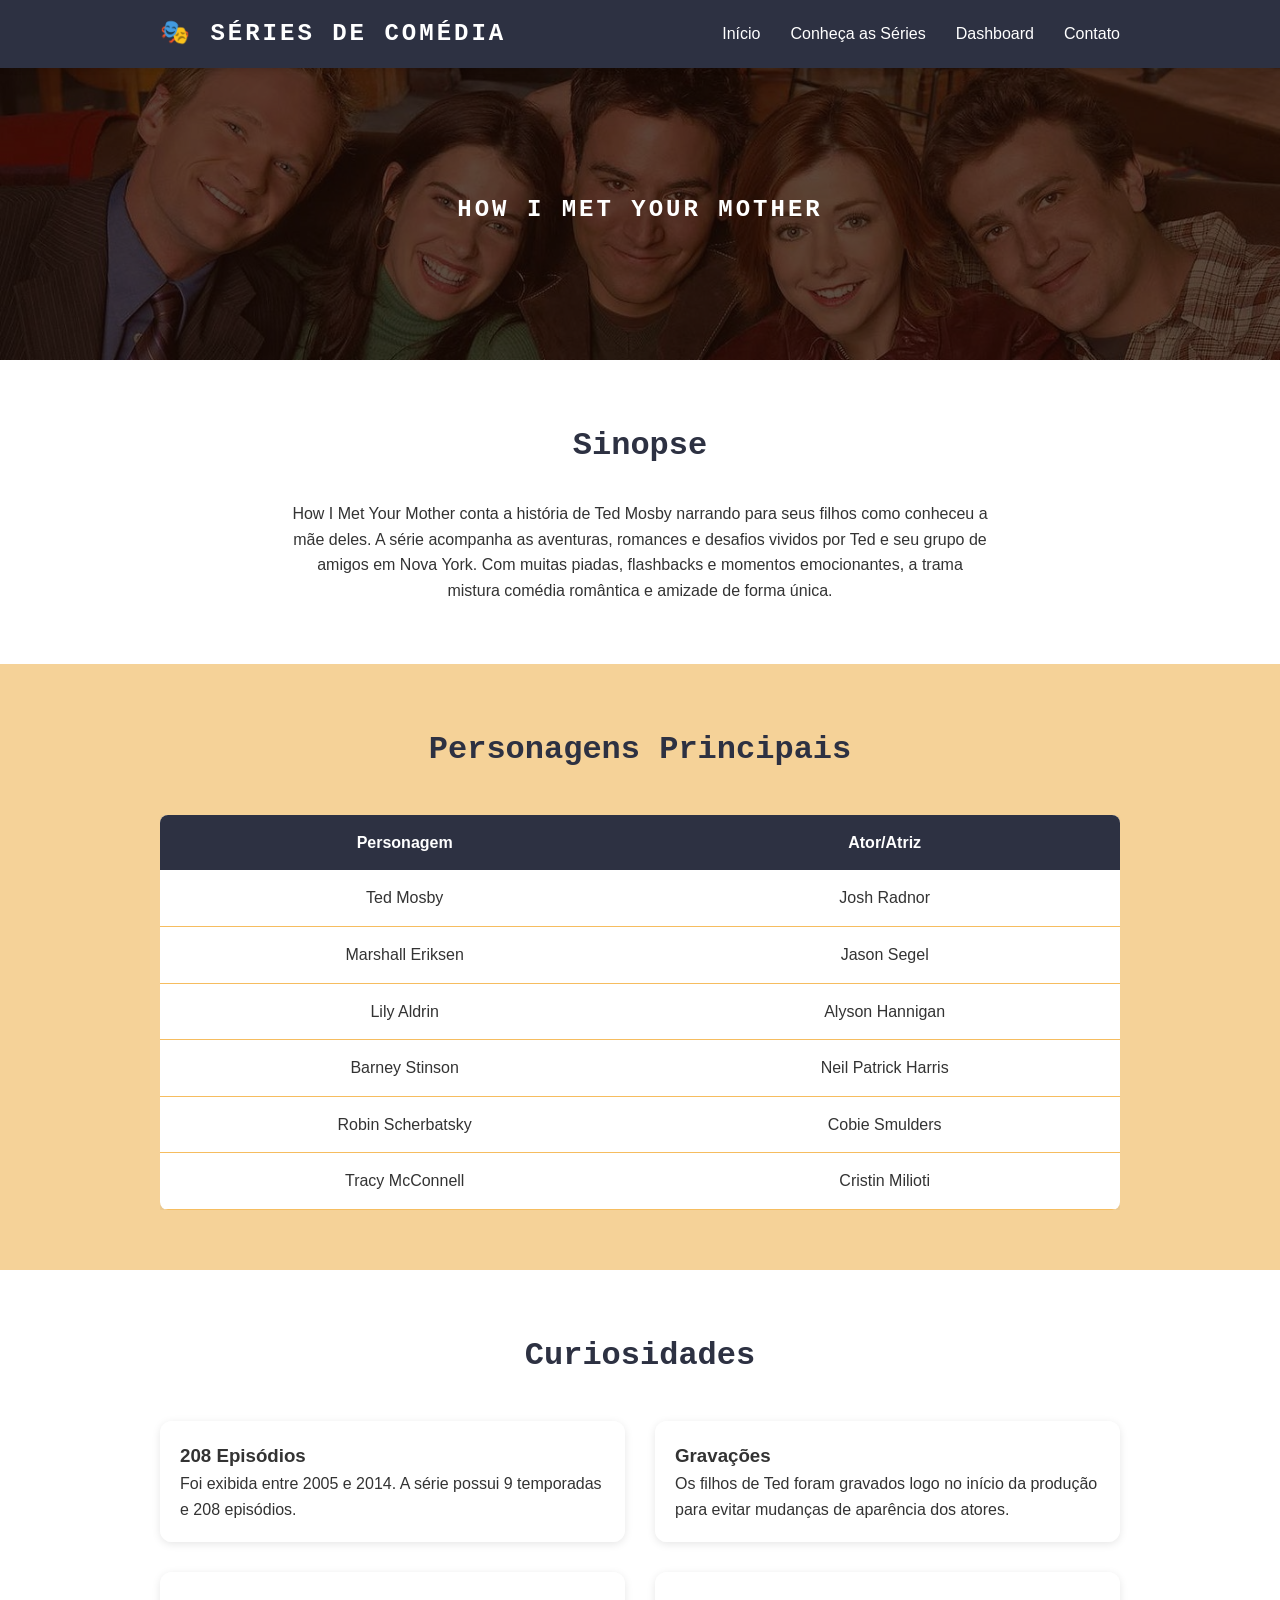
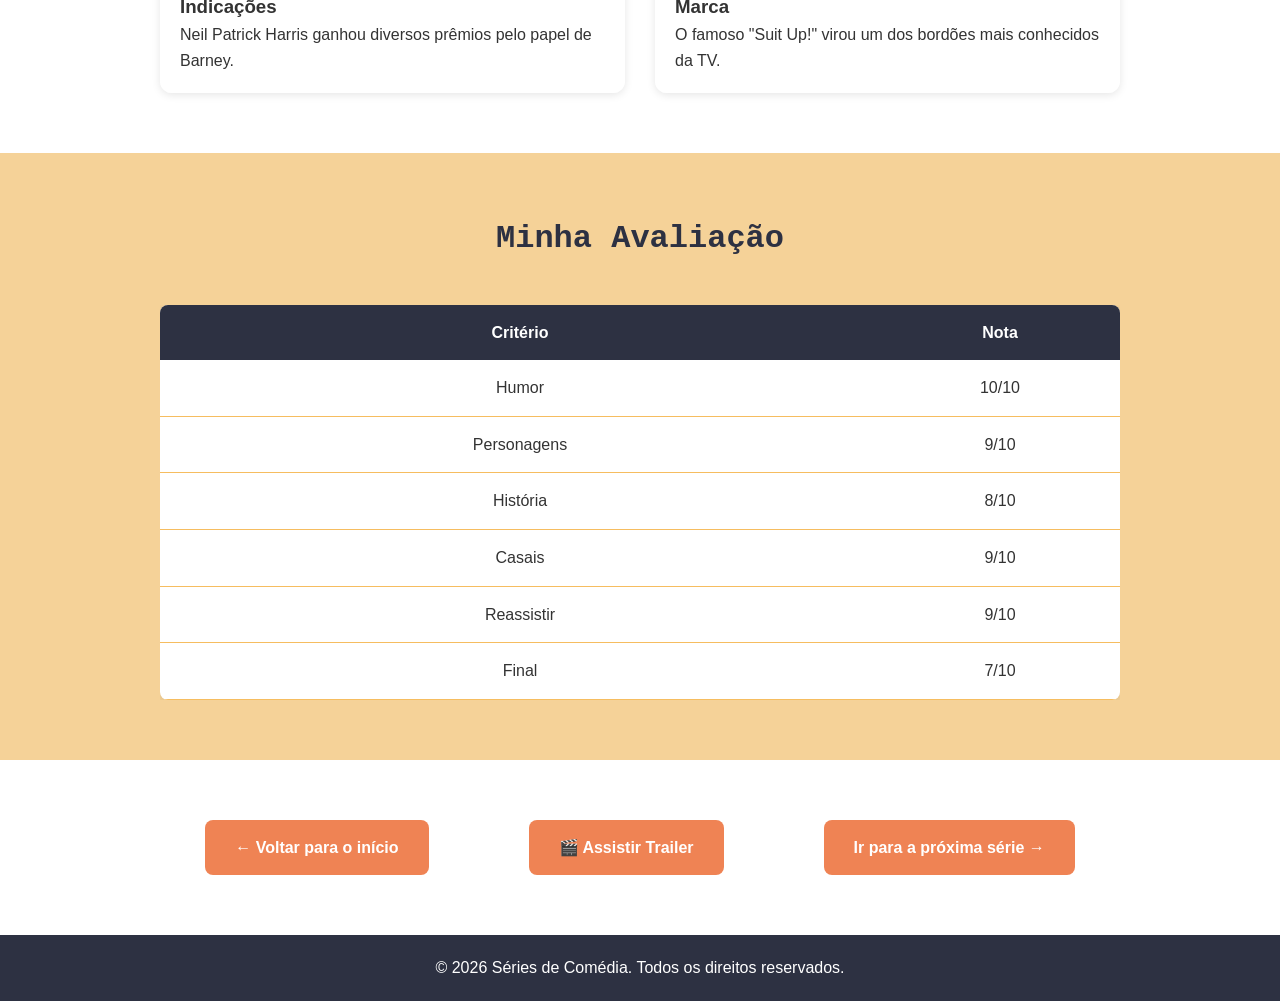
<file: himym.html>
<!DOCTYPE html>
<html lang="pt-BR">

<head>
    <meta charset="UTF-8">
    <meta name="viewport" content="width=device-width, initial-scale=1.0">
    <title>HIMYM | Séries de Comédia</title>
    <link rel="stylesheet" href="style.css">
</head>

<body>
    <header class="cabecalho">
        <div class="container-cabecalho">
            <div class="logo-area">
                <h1 class="nome-projeto">🎭 Séries de Comédia</h1>
            </div>
            <button class="botao-menu" type="button" aria-label="Abrir menu" aria-expanded="false" aria-controls="menu-principal"><span></span><span></span><span></span></button>
            <nav class="menu-navegacao" id="menu-principal" aria-label="Menu principal">
                <ul class="lista-menu">
                    <li><a href="index.html" class="link-menu">Início</a></li>
                    <li><a href="#" class="link-menu" onclick="irParaSeries()">Conheça as Séries</a></li>
                    <li><a href="dashboard.html" class="link-menu">Dashboard</a></li>
                    <li><a href="#" class="link-menu" onclick="irParaContato()">Contato</a></li>
                </ul>
            </nav>
        </div>
    </header>
    <section class="banner-himym" id="inicio">
        <div class="camada-escura"></div>
        <div class="conteudo-banner">
            <h2 class="nome-projeto">How I Met Your Mother</h2>
        </div>
    </section>

    <section class="sobre-nos">
        <div class="container">
            <h2 class="titulo-secao">Sinopse</h2>
            <div class="conteudo-sobre">
                <p>How I Met Your Mother conta a história de Ted Mosby narrando para seus filhos como conheceu a mãe
                    deles. A série acompanha as aventuras, romances e desafios vividos por Ted e seu grupo de amigos em
                    Nova York. Com muitas piadas, flashbacks e momentos emocionantes, a trama mistura comédia romântica
                    e amizade de forma única.</p>
            </div>
        </div>
    </section>

    <section class="secao-rosa">
        <div class="container">
            <h2 class="titulo-secao-personagens">Personagens Principais</h2>
            <div class="tabela-comparativa-wrapper">
                <table class="tabela-comparativa">
                    <thead>
                        <tr>
                            <th>Personagem</th>
                            <th>Ator/Atriz</th>
                        </tr>
                    </thead>
                    <tbody>
                        <tr>
                            <td>Ted Mosby</td>
                            <td>Josh Radnor</td>
                        </tr>
                        <tr>
                            <td>Marshall Eriksen</td>
                            <td>Jason Segel</td>
                        </tr>
                        <tr>
                            <td>Lily Aldrin</td>
                            <td>Alyson Hannigan</td>
                        </tr>
                        <tr>
                            <td>Barney Stinson</td>
                            <td>Neil Patrick Harris</td>
                        </tr>
                        <tr>
                            <td>Robin Scherbatsky</td>
                            <td>Cobie Smulders</td>
                        </tr>
                        <tr>
                            <td>Tracy McConnell</td>
                            <td>Cristin Milioti</td>
                        </tr>
                    </tbody>
                </table>
            </div>
        </div>
    </section>

    <section class="sobre-nos">
        <div class="container">
            <h2 class="titulo-secao">Curiosidades</h2>
            <div class="grid-cards">
                <div class="card">
                    <div class="card-conteudo">
                        <h3>208 Episódios</h3>
                        <p>Foi exibida entre 2005 e 2014. A série possui 9 temporadas e 208 episódios.</p>
                    </div>
                </div>

                <div class="card">
                    <div class="card-conteudo">
                        <h3>Gravações</h3>
                        <p>Os filhos de Ted foram gravados logo no início da produção para evitar mudanças de aparência
                            dos atores.</p>
                    </div>
                </div>

                <div class="card">
                    <div class="card-conteudo">
                        <h3>Indicações</h3>
                        <p>Neil Patrick Harris ganhou diversos prêmios pelo papel de Barney.</p>
                    </div>
                </div>

                <div class="card">
                    <div class="card-conteudo">
                        <h3>Marca</h3>
                        <p>O famoso "Suit Up!" virou um dos bordões mais conhecidos da TV.</p>
                    </div>
                </div>
            </div>
        </div>
    </section>
    <section class="secao-rosa">
        <div class="container">
            <h2 class="titulo-secao">Minha Avaliação</h2>
            <div class="tabela-comparativa-wrapper">
                <table class="tabela-comparativa">
                    <thead>
                        <tr>
                            <th class="coluna-recurso">Critério</th>
                            <th class="coluna-versao">Nota</th>
                        </tr>
                    </thead>
                    <tbody>
                        <tr>
                            <td>Humor</td>
                            <td>10/10</td>
                        </tr>

                        <tr>
                            <td>Personagens</td>
                            <td>9/10</td>
                        </tr>

                        <tr>
                            <td>História</td>
                            <td>8/10</td>
                        </tr>

                        <tr>
                            <td>Casais</td>
                            <td>9/10</td>
                        </tr>

                        <tr>
                            <td>Reassistir</td>
                            <td>9/10</td>
                        </tr>

                        <tr>
                            <td>Final</td>
                            <td>7/10</td>
                        </tr>
                    </tbody>
                </table>
            </div>
        </div>
    </section>
    <section class="sobre-nos">
        <div class="container area-botoes">
            <a href="index.html" class="botao-trailer">
                ← Voltar para o início
            </a>
            <a href="himym-trailer.html" class="botao-trailer">
                🎬 Assistir Trailer
            </a>
            <a href="theoffice.html" class="botao-trailer">
                Ir para a próxima série →
            </a>
        </div>
    </section>
    <footer class="rodape">
        <div class="info-copyright">
            <p>&copy; 2026 Séries de Comédia. Todos os direitos reservados.</p>
        </div>
    </footer>
    <script src="script.js"></script>
</body>

</html>
</file>
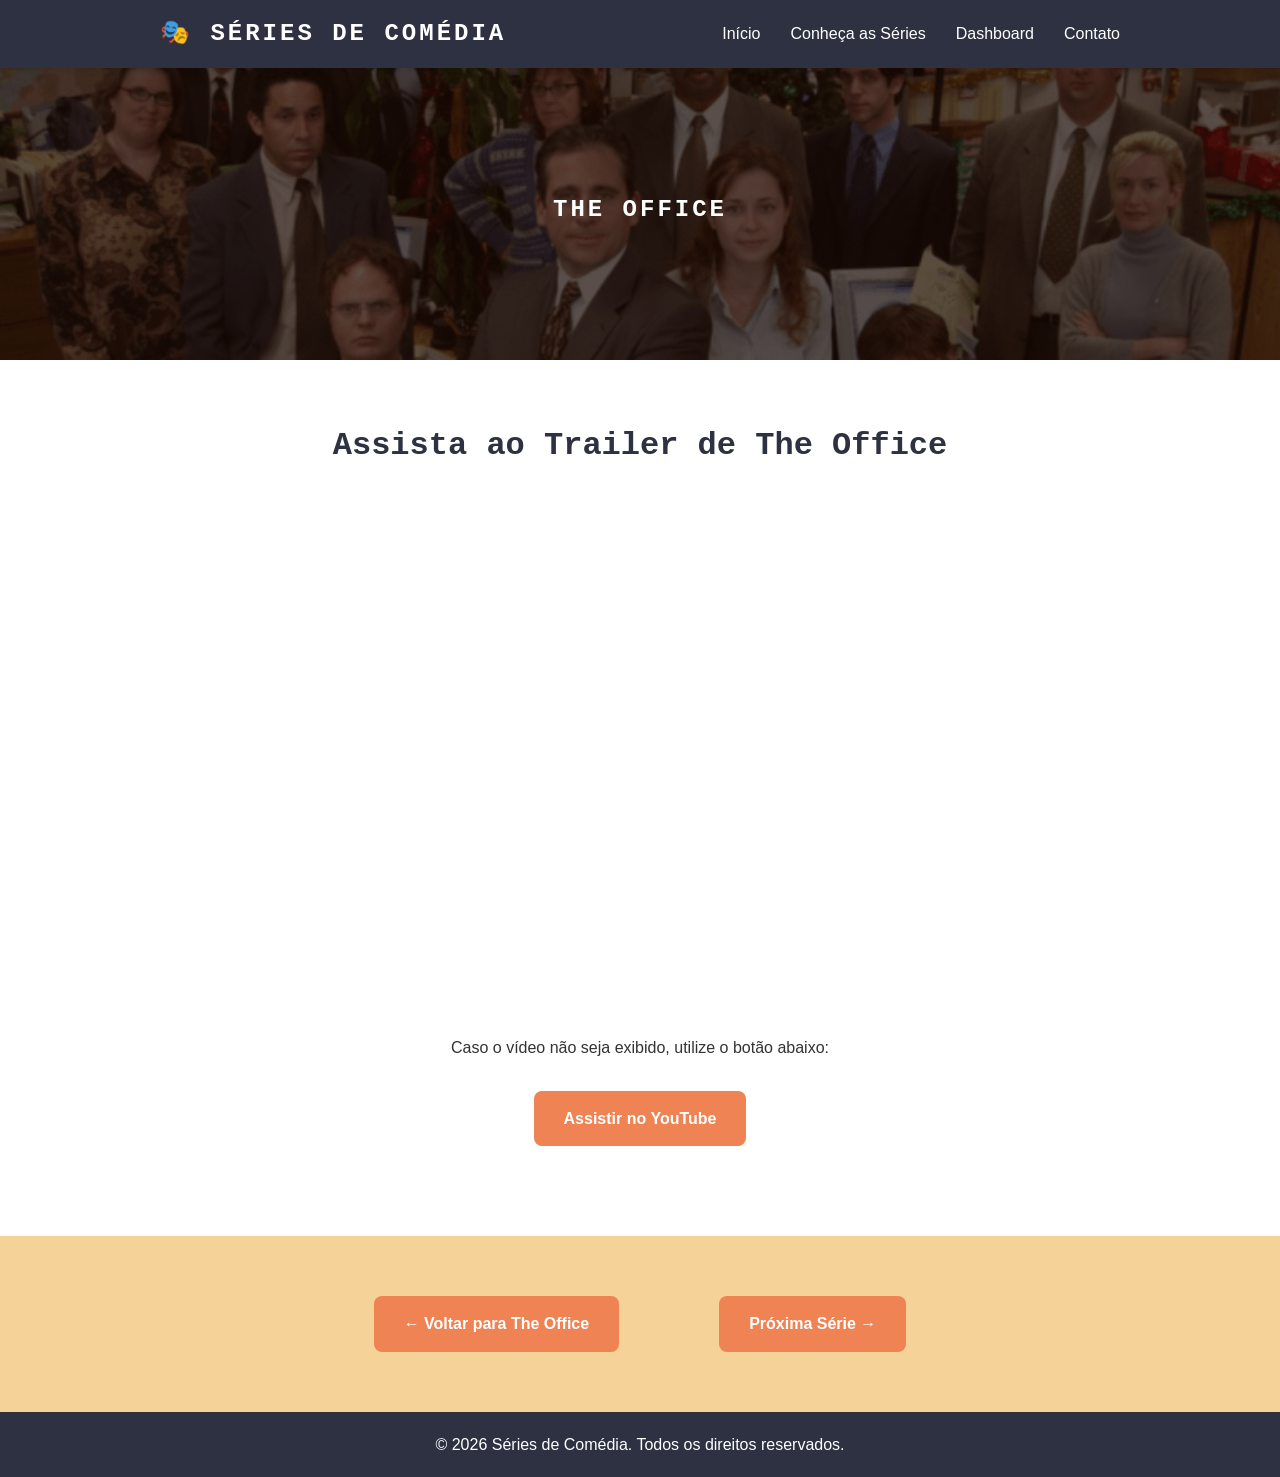
<file: theoffice-trailer.html>
<!DOCTYPE html>
<html lang="pt-BR">

<head>
    <meta charset="UTF-8">
    <meta name="viewport" content="width=device-width, initial-scale=1.0">
    <title>The Office | Trailer</title>
    <link rel="stylesheet" href="style.css">
</head>

<body>
    <header class="cabecalho">
        <div class="container-cabecalho">
            <div class="logo-area">
                <h1 class="nome-projeto">🎭 Séries de Comédia</h1>
            </div>
            <button class="botao-menu" type="button" aria-label="Abrir menu" aria-expanded="false" aria-controls="menu-principal"><span></span><span></span><span></span></button>
            <nav class="menu-navegacao" id="menu-principal" aria-label="Menu principal">
                <ul class="lista-menu">
                    <li><a href="index.html" class="link-menu">Início</a></li>
                    <li><a href="#" class="link-menu" onclick="irParaSeries()">Conheça as Séries</a></li>
                    <li><a href="dashboard.html" class="link-menu">Dashboard</a></li>
                    <li><a href="#" class="link-menu" onclick="irParaContato()">Contato</a></li>
                </ul>
            </nav>
        </div>
    </header>
    <section class="banner-theoffice" id="inicio">
        <div class="camada-escura"></div>
        <div class="conteudo-banner">
            <h2 class="nome-projeto">The Office</h2>
        </div>
    </section>

    <section class="sobre-nos">
        <div class="container">
            <h2 class="titulo-secao">Assista ao Trailer de The Office</h2>
            <div class="area-video">
                <iframe width="100%" height="500" src="https://www.youtube.com/embed/tNcDHWpselE"
                    title="Trailer Friends" frameborder="0"
                    allow="accelerometer; autoplay; clipboard-write; encrypted-media; gyroscope; picture-in-picture"
                    allowfullscreen>
                </iframe>
                <p style="text-align:center; margin-top:20px;">
                    Caso o vídeo não seja exibido, utilize o botão abaixo:
                </p>

                <a href="https://www.youtube.com/watch?v=tNcDHWpselE" target="_blank" class="botao-trailer1">
                    Assistir no YouTube
                </a>
            </div>
        </div>
    </section>
    <section class="secao-rosa">
        <div class="container area-botoes">

            <a href="theoffice.html" class="botao-trailer">
                ← Voltar para The Office
            </a>

            <a href="friends.html" class="botao-trailer">
                Próxima Série →
            </a>

        </div>
    </section>
    <footer class="rodape">
        <div class="info-copyright">
            <p>&copy; 2026 Séries de Comédia. Todos os direitos reservados.</p>
        </div>
    </footer>
    <script src="script.js"></script>
</body>

</html>
</file>
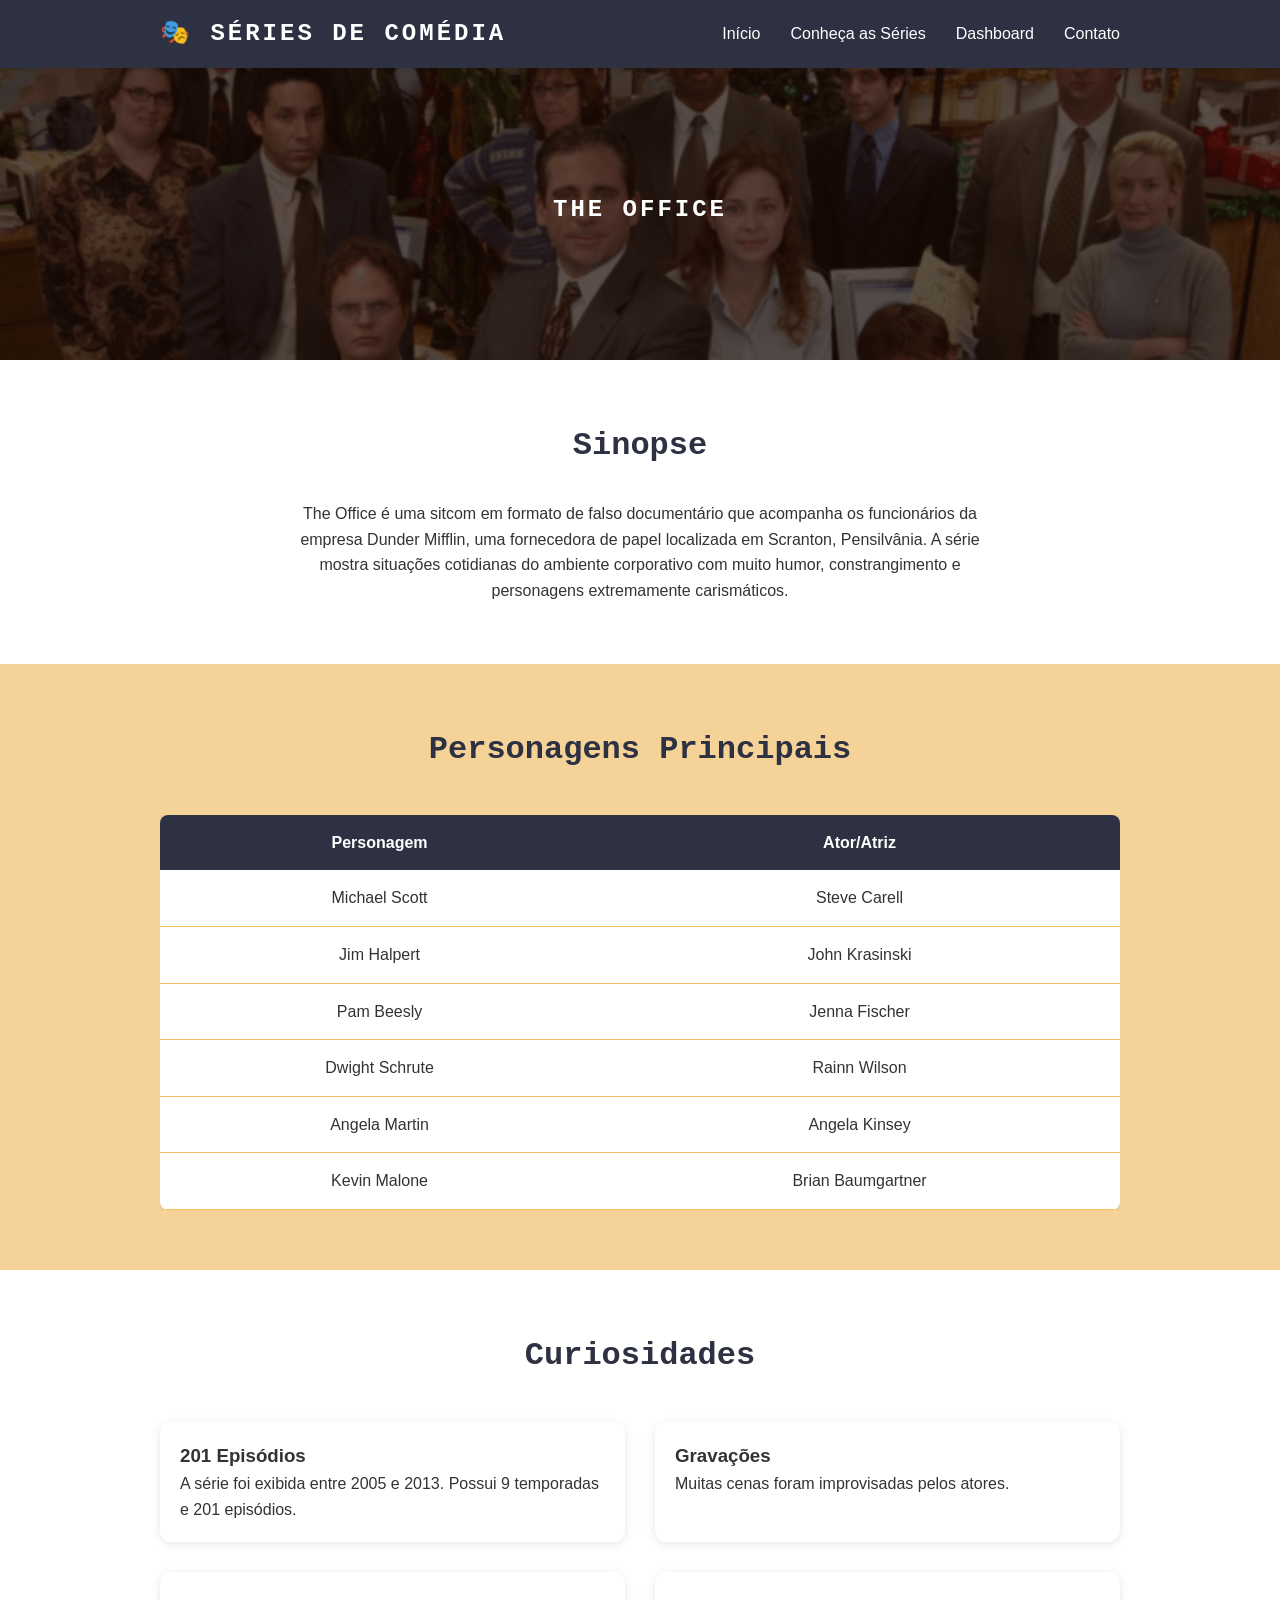
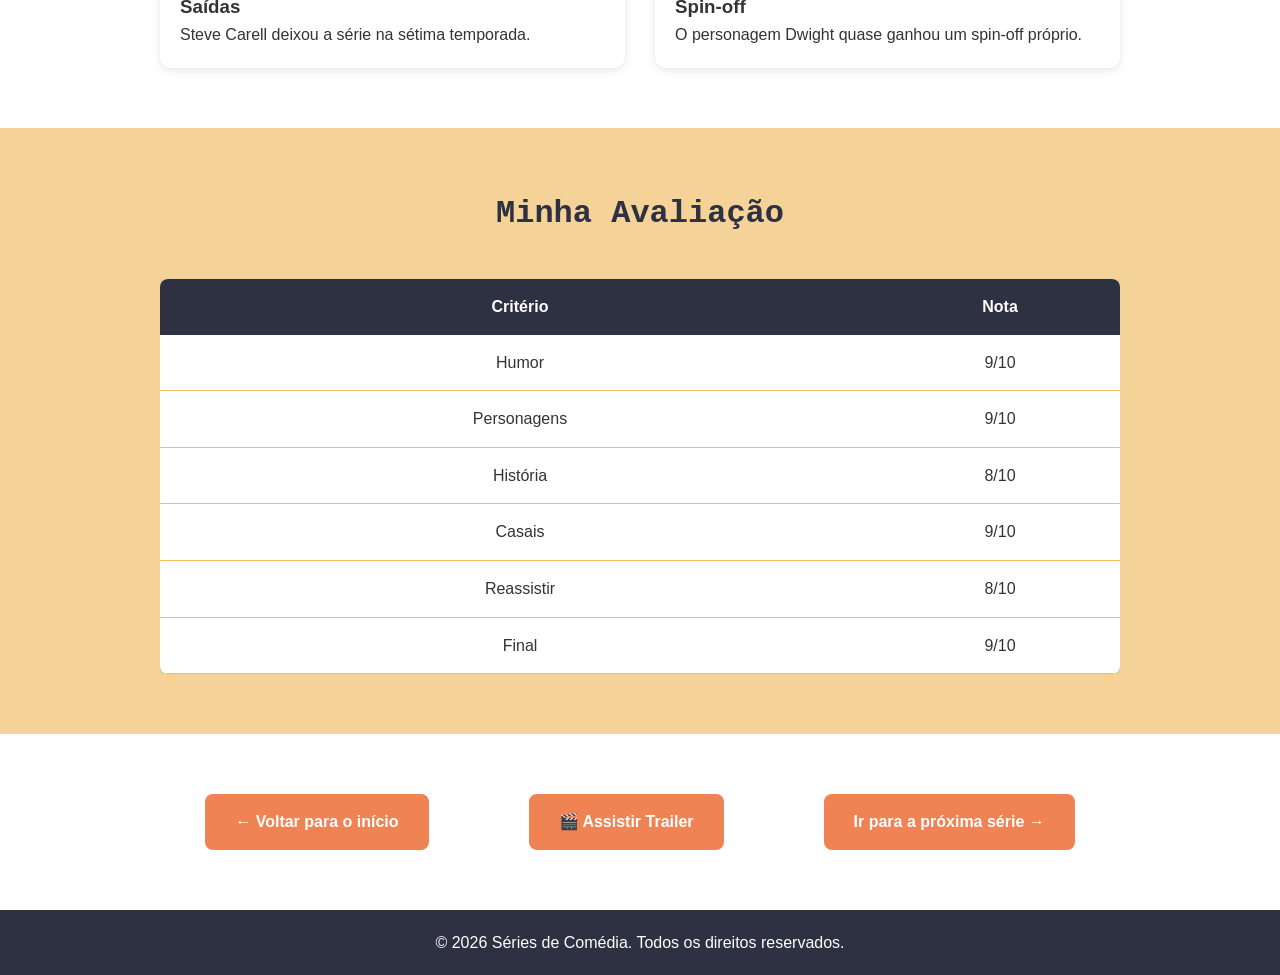
<file: theoffice.html>
<!DOCTYPE html>
<html lang="pt-BR">

<head>
    <meta charset="UTF-8">
    <meta name="viewport" content="width=device-width, initial-scale=1.0">
    <title>The Office | Séries de Comédia</title>
    <link rel="stylesheet" href="style.css">
</head>

<body>
    <header class="cabecalho">
        <div class="container-cabecalho">
            <div class="logo-area">
                <h1 class="nome-projeto">🎭 Séries de Comédia</h1>
            </div>
            <button class="botao-menu" type="button" aria-label="Abrir menu" aria-expanded="false" aria-controls="menu-principal"><span></span><span></span><span></span></button>
            <nav class="menu-navegacao" id="menu-principal" aria-label="Menu principal">
                <ul class="lista-menu">
                    <li><a href="index.html" class="link-menu">Início</a></li>
                    <li><a href="#" class="link-menu" onclick="irParaSeries()">Conheça as Séries</a></li>
                    <li><a href="dashboard.html" class="link-menu">Dashboard</a></li>
                    <li><a href="#" class="link-menu" onclick="irParaContato()">Contato</a></li>
                </ul>
            </nav>
        </div>
    </header>
    <section class="banner-theoffice" id="inicio">
        <div class="camada-escura"></div>
        <div class="conteudo-banner">
            <h2 class="nome-projeto">The Office</h2>
        </div>
    </section>

    <section class="sobre-nos">
        <div class="container">
            <h2 class="titulo-secao">Sinopse</h2>
            <div class="conteudo-sobre">
                <p>The Office é uma sitcom em formato de falso documentário que acompanha os funcionários da empresa
                    Dunder Mifflin, uma fornecedora de papel localizada em Scranton, Pensilvânia. A série mostra
                    situações cotidianas do ambiente corporativo com muito humor, constrangimento e personagens
                    extremamente carismáticos.</p>
            </div>
        </div>
    </section>

    <section class="secao-rosa">
        <div class="container">
            <h2 class="titulo-secao-personagens">Personagens Principais</h2>
            <div class="tabela-comparativa-wrapper">
                <table class="tabela-comparativa">
                    <thead>
                        <tr>
                            <th>Personagem</th>
                            <th>Ator/Atriz</th>
                        </tr>
                    </thead>
                    <tbody>
                        <tr>
                            <td>Michael Scott</td>
                            <td>Steve Carell</td>
                        </tr>
                        <tr>
                            <td>Jim Halpert</td>
                            <td>John Krasinski</td>
                        </tr>
                        <tr>
                            <td>Pam Beesly</td>
                            <td>Jenna Fischer</td>
                        </tr>
                        <tr>
                            <td>Dwight Schrute</td>
                            <td>Rainn Wilson</td>
                        </tr>
                        <tr>
                            <td>Angela Martin</td>
                            <td>Angela Kinsey</td>
                        </tr>
                        <tr>
                            <td>Kevin Malone</td>
                            <td>Brian Baumgartner</td>
                        </tr>
                    </tbody>
                </table>
            </div>
        </div>
    </section>

    <section class="sobre-nos">
        <div class="container">
            <h2 class="titulo-secao">Curiosidades</h2>
            <div class="grid-cards">
                <div class="card">
                    <div class="card-conteudo">
                        <h3>201 Episódios</h3>
                        <p>A série foi exibida entre 2005 e 2013. Possui 9 temporadas e 201 episódios.</p>
                    </div>
                </div>

                <div class="card">
                    <div class="card-conteudo">
                        <h3>Gravações</h3>
                        <p>Muitas cenas foram improvisadas pelos atores.</p>
                    </div>
                </div>

                <div class="card">
                    <div class="card-conteudo">
                        <h3>Saídas</h3>
                        <p>Steve Carell deixou a série na sétima temporada.</p>
                    </div>
                </div>

                <div class="card">
                    <div class="card-conteudo">
                        <h3>Spin-off</h3>
                        <p>O personagem Dwight quase ganhou um spin-off próprio.</p>
                    </div>
                </div>
            </div>
        </div>
    </section>
    <section class="secao-rosa">
        <div class="container">
            <h2 class="titulo-secao">Minha Avaliação</h2>
            <div class="tabela-comparativa-wrapper">
                <table class="tabela-comparativa">
                    <thead>
                        <tr>
                            <th class="coluna-recurso">Critério</th>
                            <th class="coluna-versao">Nota</th>
                        </tr>
                    </thead>
                    <tbody>
                        <tr>
                            <td>Humor</td>
                            <td>9/10</td>
                        </tr>

                        <tr>
                            <td>Personagens</td>
                            <td>9/10</td>
                        </tr>

                        <tr>
                            <td>História</td>
                            <td>8/10</td>
                        </tr>

                        <tr>
                            <td>Casais</td>
                            <td>9/10</td>
                        </tr>

                        <tr>
                            <td>Reassistir</td>
                            <td>8/10</td>
                        </tr>

                        <tr>
                            <td>Final</td>
                            <td>9/10</td>
                        </tr>
                    </tbody>
                </table>
            </div>
        </div>
    </section>
    <section class="sobre-nos">
        <div class="container area-botoes">
            <a href="index.html" class="botao-trailer">
                ← Voltar para o início
            </a>
            <a href="theoffice-trailer.html" class="botao-trailer">
                🎬 Assistir Trailer
            </a>
            <a href="friends.html" class="botao-trailer">
                Ir para a próxima série →
            </a>
        </div>
    </section>
    <footer class="rodape">
        <div class="info-copyright">
            <p>&copy; 2026 Séries de Comédia. Todos os direitos reservados.</p>
        </div>
    </footer>
    <script src="script.js"></script>
</body>

</html>
</file>
<file: style.css>
:root {
    --cor-escura: #2D3142;
    --cor-rosa:  #EF8354;
    --cor-rosa-clara: #F6BD60;
    --cor-fundo-claro:  #f6bd609f;
    --cor-roxa: #4F5D75;
    
    --fonte-titulo: 'Nova Mono', monospace;
    --fonte-texto: 'Nunito', sans-serif;
}

* {
    margin: 0;
    padding: 0;
    box-sizing: border-box;
}

body {
    font-family: var(--fonte-texto);
    line-height: 1.6;
    color: #333;
    background-color: #f4f4f4;
}

.container {
    max-width: 1000px;
    margin: 0 auto;
    padding: 0 20px;
}


.cabecalho {
    background-color: var(--cor-escura);
    padding: 15px 0;
    position: fixed;
    width: 100%;
    top: 0;
    z-index: 100;
    box-shadow: 0 2px 5px rgba(0, 0, 0, 0.1);
}

.container-cabecalho {
    max-width: 1000px;
    margin: 0 auto;
    padding: 0 20px;
    display: flex;
    justify-content: space-between;
    align-items: center;
    flex-wrap: wrap;
    gap: 15px;
}

.logo-area {
    display: flex;
    align-items: center;
    gap: 10px;
}

.logo-imagem {
    width: 50px;
    height: auto;
}

.nome-projeto {
    color: #fff;
    font-size: 24px;
    font-family: var(--fonte-titulo);
    text-transform: uppercase;
    letter-spacing: 3px;
}

.menu-navegacao {
    flex: 1;
    min-width: 300px;
}

.lista-menu {
    list-style: none;
    display: flex;
    gap: 30px;
    flex-wrap: wrap;
    justify-content: flex-end;
}

.link-menu {
    color: #fff;
    text-decoration: none;
    font-size: 16px;
    transition: 0.3s ease;
    border-bottom: 2px solid transparent;
    padding-bottom: 5px;
}

.link-menu:hover {
    color: var(--cor-rosa);
    border-bottom: 2px solid var(--cor-rosa);
}

.banner{
    margin-top: 60px;
    background: url('img/capa.webp') no-repeat;
    background-size: cover;
    background-position: center;
    display: flex;
    align-items: center;
    justify-content: center;
    position: relative;
    height: 300px;
}

.banner-friends{
    margin-top: 60px;
    background: url('img/banner-friends.avif') no-repeat;
    background-size: cover;
    background-position: center;
    display: flex;
    align-items: center;
    justify-content: center;
    position: relative;
    height: 300px;
}

.banner-bk99{
    margin-top: 60px;
    background: url('img/banner-brooklyn-nine-nine-review.jpg') no-repeat;
    background-size: cover;
    background-position: center;
    display: flex;
    align-items: center;
    justify-content: center;
    position: relative;
    height: 300px;
}

.banner-theoffice{
    margin-top: 60px;
    background: url('img/banner-theoffice.png') no-repeat;
    background-size: cover;
    background-position: center;
    display: flex;
    align-items: center;
    justify-content: center;
    position: relative;
    height: 300px;
}

.banner-himym{
    margin-top: 60px;
    background: url('img/baner-HIMYM.jpg') no-repeat;
    background-size: cover;
    background-position: center;
    display: flex;
    align-items: center;
    justify-content: center;
    position: relative;
    height: 300px;
}

.camada-escura {
    position: absolute;
    top: 0;
    left: 0;
    width: 100%;
    height: 100%;
    background-color: rgba(26, 9, 3, 0.712);
}

.conteudo-banner {
    position: relative;
    z-index: 2;
    text-align: center;
    color: #fff;
}

.logo-banner {
    width: 120px;
    margin-bottom: 20px;
}

.slogan {
    font-size: 28px;
    font-weight: 600;
    font-family: var(--fonte-texto);
    text-shadow: 2px 2px 4px rgba(0, 0, 0, 0.5);
}

.sobre-nos{
    background-color: #fff;
    padding: 60px 20px;
}

.titulo-secao {
    color: var(--cor-escura);
    font-size: 32px;
    text-align: center;
    margin-bottom: 30px;
    font-family: var(--fonte-titulo);
}

.titulo-secao-personagens {
    color: var(--cor-escura);
    font-size: 32px;
    text-align: center;
    margin-bottom: 30px;
    font-family: var(--fonte-titulo);
}

.conteudo-sobre {
    max-width: 700px;
    margin: 0 auto;
    text-align: center;
}

.botoes-download {
    display: grid;
    grid-template-columns: repeat(2, 1fr);
    gap: 20px;
    max-width: 500px;
    margin: 40px auto 0;
}

.botao-download {
    padding: 20px 40px;
    font-size: 18px;
    border: none;
    border-radius: 8px;
    cursor: pointer;
    display: flex;
    flex-direction: column;
    align-items: center;
    gap: 10px;
    transition: 0.3s;
    color: #fff;
    font-weight: bold;
    background-color: rgba(0, 0, 0, 0.196);
}

.botao-download:hover {
    transform: translateY(-5px);
    box-shadow: 0 8px 15px rgba(0, 0, 0, 0.2);
    background-color: var(--cor-rosa);
}

.icone-app {
    width: 140px;
    height: auto;
    display: block;
}

.secao-rosa{
    background-color: var(--cor-fundo-claro);
    padding: 60px 20px;
}

.tabela-comparativa-wrapper {
    margin-top: 40px;
    overflow-x: auto;
}

.tabela-comparativa {
    width: 100%;
    border-collapse: collapse;
    background-color: #fff;
    box-shadow: 0 2px 8px rgba(0, 0, 0, 0.1);
    border-radius: 8px;
    overflow: hidden;
}

.tabela-comparativa thead {
    background-color: var(--cor-escura);
    color: #fff;
}

.tabela-comparativa th {
    padding: 15px;
    text-align: center;
    font-weight: 700;
    color: #fff;
}

.tabela-comparativa tbody tr {
    border-bottom: 1px solid var(--cor-rosa-clara);
}


.tabela-comparativa td {
    padding: 15px;
    text-align: center;
}
.coluna-recurso,
.recurso-nome {
    text-align: left;
    color: var(--cor-escura);
    font-weight: 600;
}

.coluna-versao {
    width: 25%;
    color: var(--cor-escura);
    font-weight: 700;
}

.recurso {
    color: var(--cor-escura);
    
    font-size: 18px;
}
.grid-cards {
    display: grid;
    grid-template-columns: repeat(2, 1fr);
    gap: 30px;
    margin-top: 40px;
}
.card {
    background-color: #fff;
    border-radius: 12px;
    box-shadow: 0 2px 8px rgba(0, 0, 0, 0.1);
    transition: transform 0.3s ease, box-shadow 0.3s ease;
    cursor: pointer;
    overflow: hidden;
    position: relative;
}
.card-imagem-container {
    position: relative;
    width: 100%;
    height: 200px;
    overflow: hidden;
    background-color: var(--cor-fundo-claro);
}
.card-conteudo {
    padding: 20px;
    background-color: #fff;
}
.card-imagem {
    width: 100%;
    height: 100%;
    object-fit: cover;
    transition: filter 0.3s ease;
}
.card:hover .card-imagem {
    filter: brightness(0.5);
}

.link-card {
    text-decoration: none;
    color: inherit;
}
.botao-trailer{
    display:inline-block;
    background-color: var(--cor-rosa);
    color:white;
    text-decoration:none;
    padding:15px 30px;
    border-radius:8px;
    font-weight:bold;
    transition:0.3s;
}

.botao-trailer:hover{
    background-color: var(--cor-roxa);
    transform: translateY(-3px);
}

.area-botoes{
    display: flex;
    justify-content: center;
    gap: 100px;
    flex-wrap: wrap;
}

.area-video{
    max-width: 900px;
    margin: 30px auto;
}

.area-video iframe{
    border-radius: 10px;
}
.botao-trailer1 {
    display: block;
    width: fit-content;
    margin: 30px auto;

    background-color: var(--cor-rosa);
    color: white;
    text-decoration: none;

    padding: 15px 30px;
    border-radius: 8px;

    font-weight: bold;
    transition: 0.3s;
}

.botao-trailer1:hover {
    background-color: var(--cor-roxa);
    transform: translateY(-3px);
}

.secao-contato{
    padding: 60px 20px;
    background-color: #fff;
}

.texto-contato{
    max-width: 700px;
    margin: 0 auto 30px;
    text-align: center;
}

.formulario-contato{
    max-width: 600px;
    margin: 0 auto;

    display: flex;
    flex-direction: column;
    gap: 15px;
}

.formulario-contato input,
.formulario-contato textarea{
    padding: 15px;
    border: 2px solid var(--cor-roxa);
    border-radius: 8px;
    font-size: 16px;
    font-family: var(--fonte-texto);
}

.botao-enviar{
    background-color: var(--cor-rosa);
    color: white;
    border: none;
    padding: 15px;
    border-radius: 8px;
    cursor: pointer;
    font-size: 16px;
    font-weight: bold;
    transition: 0.3s;
}

.botao-enviar:hover{
    background-color: var(--cor-roxa);
}

.rodape {
    background-color: var(--cor-escura);
    color: #fff;
    padding: 20px 0;
    text-align: center;
}

.info-copyright {
    flex: 1;
    min-width: 200px;
}

img { max-width: 100%; }

[id] { scroll-margin-top: 70px; }

.area-video iframe {
    width: 100%;
    height: auto;
    aspect-ratio: 16 / 9;
}

.botao-menu {
    display: none;
    flex-direction: column;
    justify-content: center;
    gap: 5px;
    width: 44px;
    height: 44px;
    padding: 10px;
    background: transparent;
    border: 2px solid rgba(255, 255, 255, 0.35);
    border-radius: 8px;
    cursor: pointer;
}

.botao-menu span {
    display: block;
    height: 3px;
    width: 100%;
    background-color: #fff;
    border-radius: 2px;
    transition: transform 0.3s ease, opacity 0.3s ease;
}

.botao-menu[aria-expanded="true"] span:nth-child(1) { transform: translateY(8px) rotate(45deg); }
.botao-menu[aria-expanded="true"] span:nth-child(2) { opacity: 0; }
.botao-menu[aria-expanded="true"] span:nth-child(3) { transform: translateY(-8px) rotate(-45deg); }

.botao-menu:focus-visible,
.link-menu:focus-visible {
    outline: 3px solid var(--cor-rosa-clara);
    outline-offset: 2px;
}

@media (max-width: 768px) {

    .cabecalho { padding: 10px 0; }

    .container-cabecalho {
        flex-wrap: nowrap;
        gap: 10px;
        padding: 0 16px;
    }

    .nome-projeto {
        font-size: 18px;
        letter-spacing: 1px;
    }

    .botao-menu { display: flex; flex-shrink: 0; }

    .menu-navegacao {
        position: absolute;
        top: 100%;
        left: 0;
        right: 0;
        min-width: 0;
        flex: none;
        background-color: var(--cor-escura);
        box-shadow: 0 8px 12px rgba(0, 0, 0, 0.25);
        max-height: 0;
        overflow: hidden;
        visibility: hidden;
        transition: max-height 0.35s ease, visibility 0.35s;
    }

    .menu-navegacao.aberto {
        max-height: 400px;
        visibility: visible;
    }

    .lista-menu {
        flex-direction: column;
        flex-wrap: nowrap;
        gap: 0;
        justify-content: flex-start;
        padding: 6px 0 12px;
    }

    .link-menu {
        display: block;
        padding: 14px 20px;
        font-size: 17px;
        border-bottom: none;
    }

    .link-menu:hover {
        border-bottom: none;
        background-color: rgba(255, 255, 255, 0.08);
    }

    .banner,
    .banner-friends,
    .banner-bk99,
    .banner-theoffice,
    .banner-himym {
        margin-top: 64px;
        height: 220px;
    }

    .conteudo-banner { padding: 0 20px; }
    .slogan { font-size: 20px; }
    .conteudo-banner .nome-projeto { font-size: 24px; }

    .sobre-nos,
    .secao-rosa,
    .secao-contato { padding: 40px 16px; }

    .container { padding: 0; }

    .titulo-secao,
    .titulo-secao-personagens {
        font-size: 24px;
        margin-bottom: 20px;
    }

    .botoes-download {
        gap: 14px;
        margin-top: 24px;
    }

    .botoes-download a { display: block; }

    .botao-download {
        width: 100%;
        padding: 14px 10px;
    }

    .icone-app {
        width: 100%;
        max-width: 120px;
    }

    .tabela-comparativa-wrapper { margin-top: 24px; }

    .tabela-comparativa th,
    .tabela-comparativa td {
        padding: 10px 8px;
        font-size: 15px;
    }

    .recurso { font-size: 16px; }

    .grid-cards { gap: 20px; margin-top: 24px; }
    .card-imagem-container { height: 180px; }

    .area-botoes {
        flex-direction: column;
        align-items: stretch;
        gap: 14px;
    }

    .botao-trailer {
        display: block;
        text-align: center;
        padding: 14px 20px;
    }

    .botao-trailer1 {
        max-width: 100%;
        text-align: center;
        margin: 24px auto;
    }

    .card:hover .card-imagem { filter: none; }
}

@media (max-width: 600px) {
    .grid-cards { grid-template-columns: 1fr; }
}

@media (max-width: 380px) {
    .nome-projeto { font-size: 15px; letter-spacing: 0; }
    .botoes-download { gap: 10px; }
    .botao-download { padding: 10px 6px; }
}
</file>
